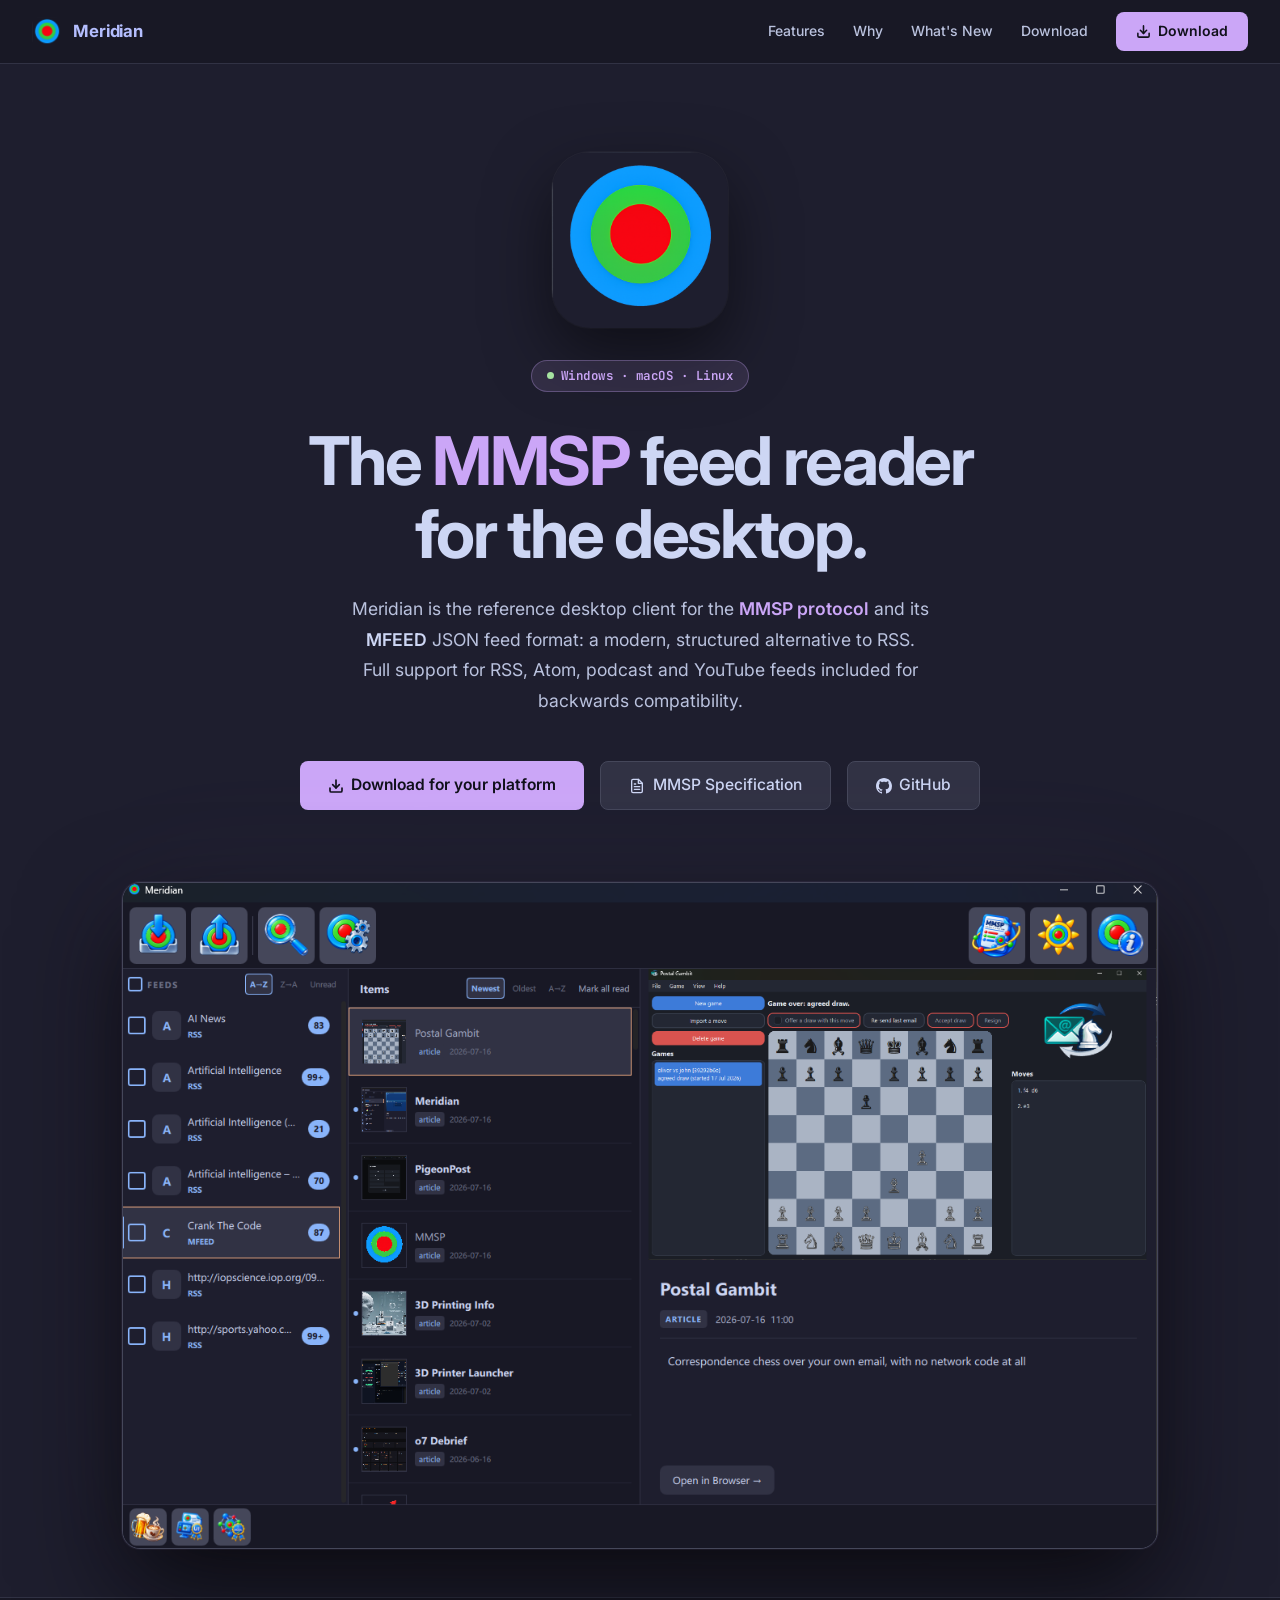
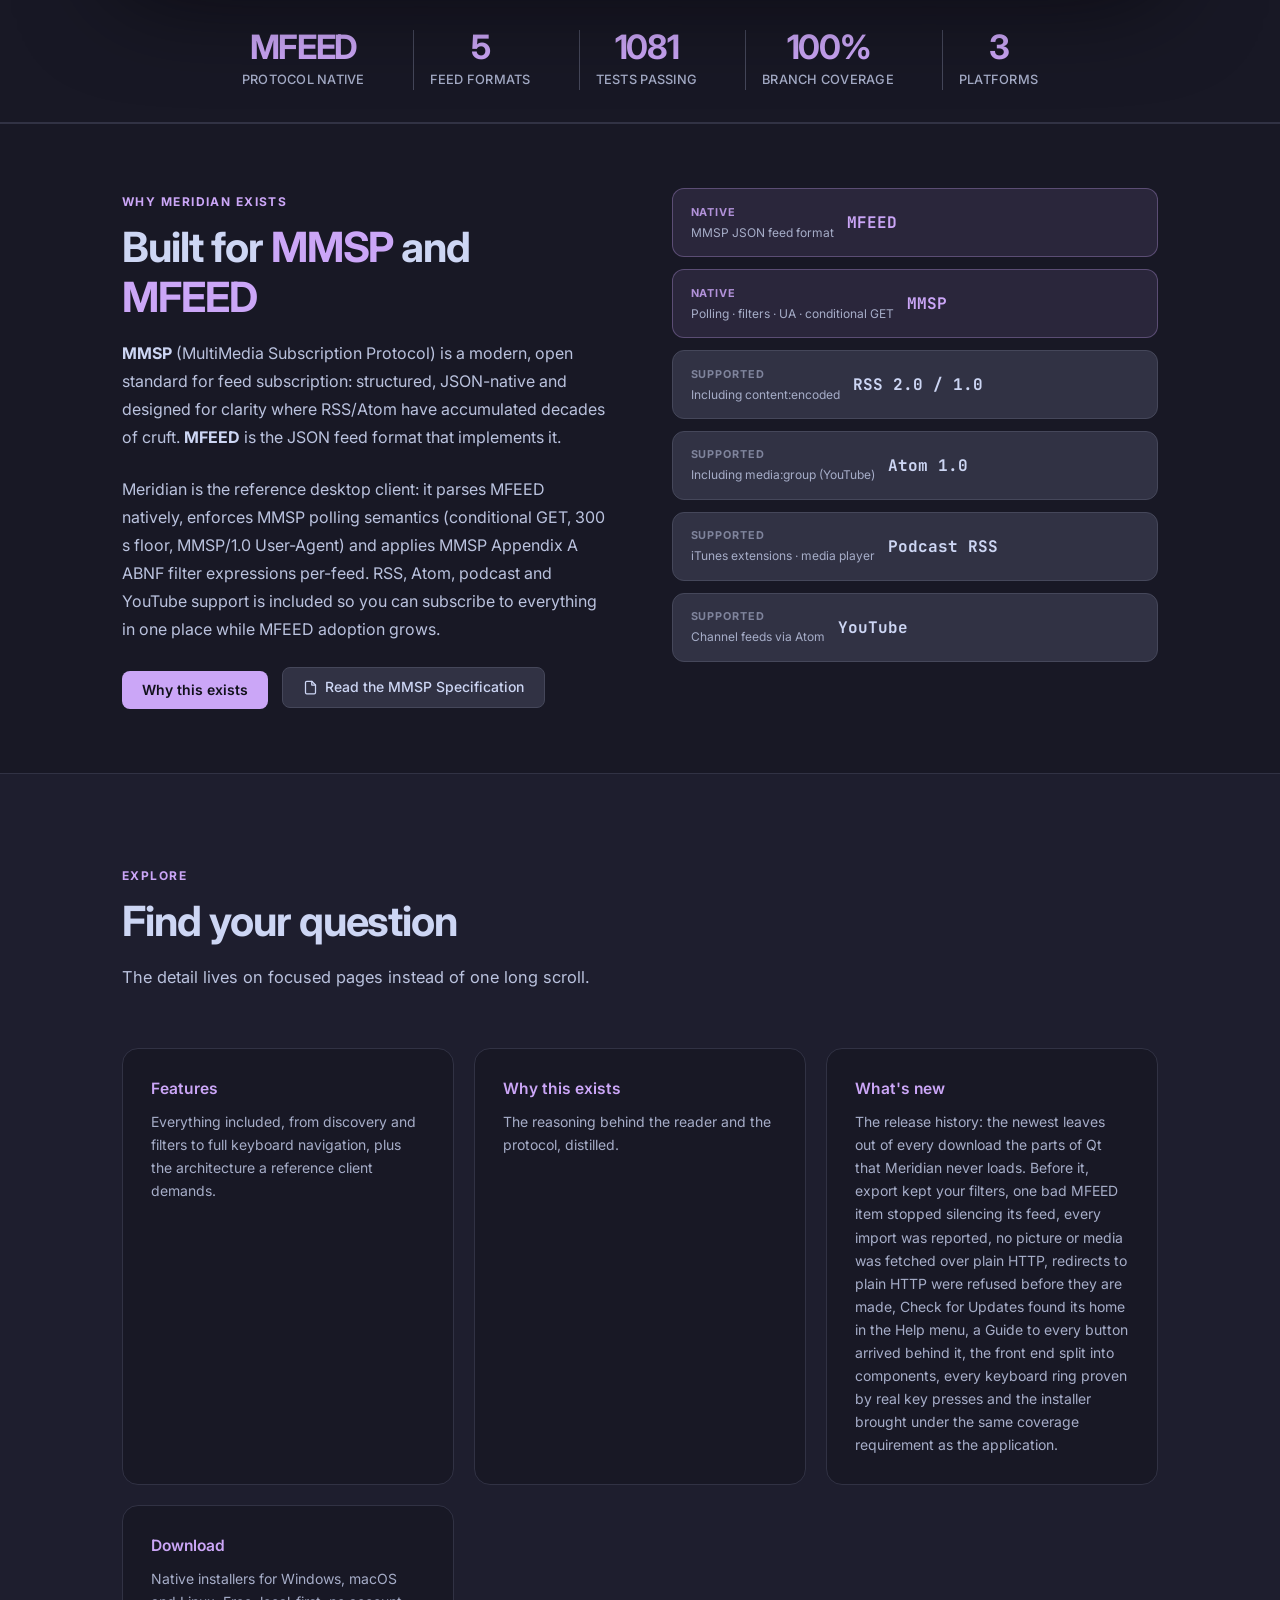
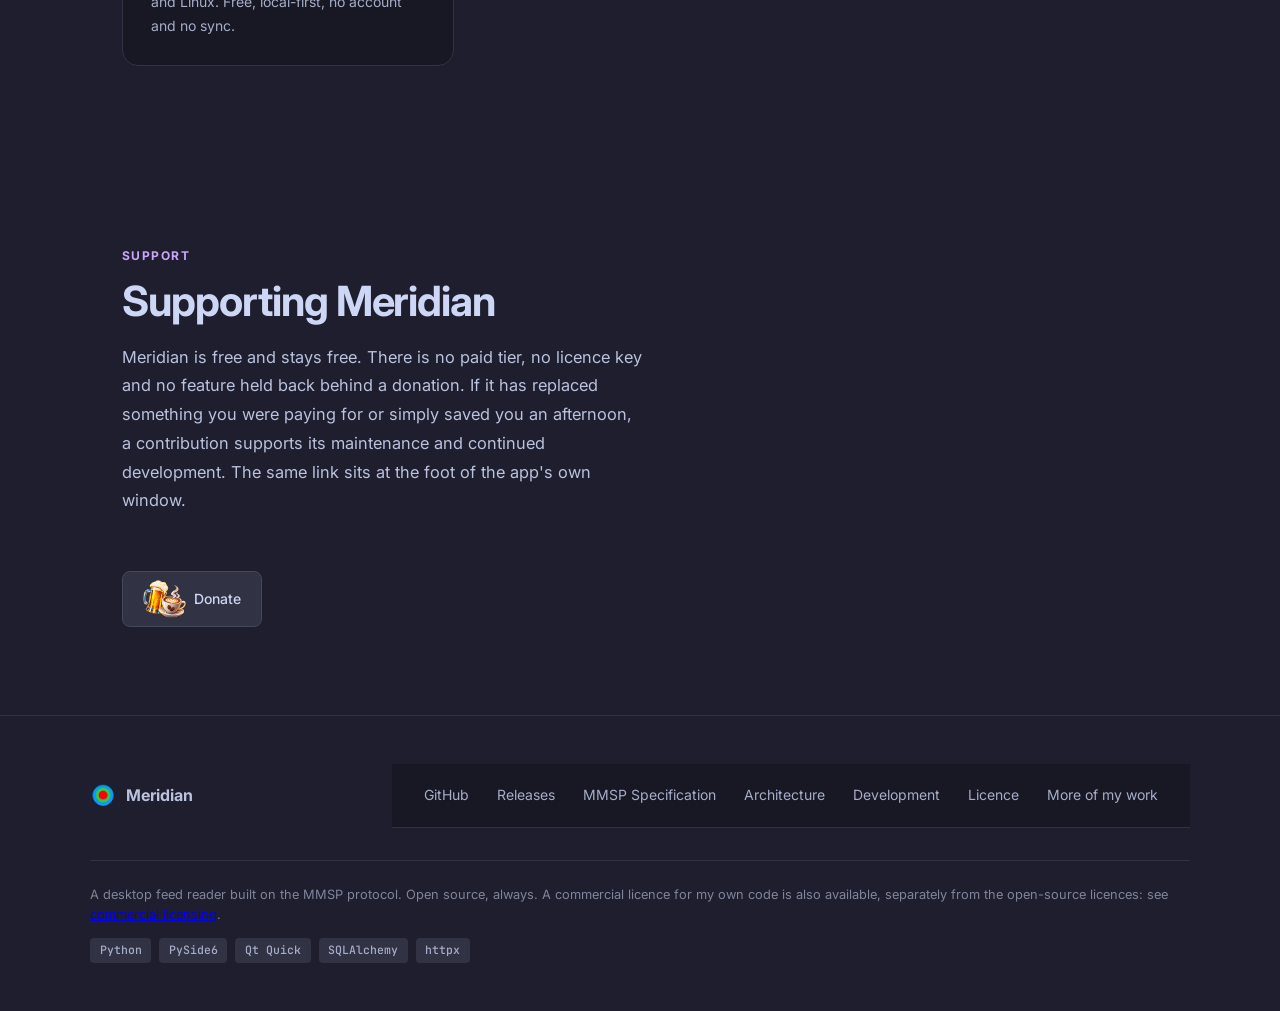
<file: docs/index.html>
<!DOCTYPE html>
<html lang="en">
<head>
  <meta charset="UTF-8">
  <meta name="viewport" content="width=device-width, initial-scale=1.0">
  <title>Meridian: MMSP / MFEED Reader</title>
  <meta name="description" content="The reference desktop client for the MMSP protocol and MFEED format. Also supports RSS, Atom, podcast and YouTube feeds. Native Qt Quick UI, Catppuccin themes, full keyboard navigation.">
  <link rel="icon" href="favicon.ico" sizes="any">
  <link rel="icon" type="image/png" sizes="32x32" href="favicon-32.png">
  <link rel="apple-touch-icon" href="meridian-512.png">
  <link rel="canonical" href="https://ernster.dev/meridian/">
  <!-- Social link previews. og:image must be an absolute URL and a raster
       format; Discord and X will not resolve a relative path or render SVG. -->
  <meta property="og:type" content="website">
  <meta property="og:site_name" content="Meridian">
  <meta property="og:url" content="https://ernster.dev/meridian/">
  <meta property="og:title" content="Meridian: MMSP / MFEED Reader">
  <meta property="og:description" content="The reference desktop client for the MMSP protocol and MFEED format. Also supports RSS, Atom, podcast and YouTube feeds. Native Qt Quick UI, Catppuccin themes, full keyboard navigation.">
  <meta property="og:image" content="https://ernster.dev/meridian/meridian-512.png">
  <meta property="og:image:width" content="512">
  <meta property="og:image:height" content="512">
  <meta property="og:image:alt" content="Meridian app icon">
  <meta property="og:locale" content="en_GB">
  <meta name="twitter:card" content="summary">
  <meta name="twitter:title" content="Meridian: MMSP / MFEED Reader">
  <meta name="twitter:description" content="The reference desktop client for the MMSP protocol and MFEED format. Also supports RSS, Atom, podcast and YouTube feeds.">
  <meta name="twitter:image" content="https://ernster.dev/meridian/meridian-512.png">
  <script type="application/ld+json">
  {
    "@context": "https://schema.org",
    "@type": "SoftwareApplication",
    "name": "Meridian",
    "operatingSystem": "Windows, macOS, Linux",
    "applicationCategory": "UtilitiesApplication",
    "applicationSubCategory": "Feed reader",
    "description": "The reference desktop client for the MMSP protocol and MFEED format. Also supports RSS, Atom, podcast and YouTube feeds. Native Qt Quick UI, Catppuccin themes, full keyboard navigation.",
    "url": "https://ernster.dev/meridian/",
    "downloadUrl": "https://github.com/oernster/meridian/releases",
    "softwareHelp": "https://github.com/oernster/meridian",
    "license": "https://github.com/oernster/meridian/blob/main/LICENSE",
    "image": "https://ernster.dev/meridian/meridian-512.png",
    "offers": {"@type": "Offer", "price": "0", "priceCurrency": "USD"},
    "author": {"@type": "Person", "name": "Oliver Ernster", "url": "https://github.com/oernster"}
  }
  </script>
  <link rel="preconnect" href="https://fonts.googleapis.com">
  <link rel="preconnect" href="https://fonts.gstatic.com" crossorigin>
  <link href="https://fonts.googleapis.com/css2?family=Inter:opsz,wght@14..32,300;14..32,400;14..32,500;14..32,600;14..32,700&family=JetBrains+Mono:wght@400;500&display=swap" rel="stylesheet">
  <link rel="stylesheet" href="styles.css?v=136b6f3849">
<script>window.goatcounter = {path: function (p) { return location.host + p }}</script>
<script data-goatcounter="https://oernster.goatcounter.com/count" async src="https://gc.zgo.at/count.js"></script>
</head>
<body>

<!-- ── Nav ──────────────────────────────────────────────────── -->
<nav>
  <a class="nav-brand" href="./">
    <img src="meridian-512.png" alt="Meridian icon">
    <span>Meridian</span>
  </a>
  <div class="nav-right">
    <a class="nav-link" href="features.html">Features</a>
    <a class="nav-link" href="why.html">Why</a>
    <a class="nav-link" href="whats-new.html">What's New</a>
    <a class="nav-link" href="download.html">Download</a>
    <a class="btn-primary" href="download.html">
      <svg width="15" height="15" viewBox="0 0 24 24" fill="none" stroke="currentColor" stroke-width="2.5" stroke-linecap="round" stroke-linejoin="round"><path d="M21 15v4a2 2 0 0 1-2 2H5a2 2 0 0 1-2-2v-4"/><polyline points="7 10 12 15 17 10"/><line x1="12" y1="15" x2="12" y2="3"/></svg>
      Download
    </a>
  </div>
</nav>

<!-- ── Hero ─────────────────────────────────────────────────── -->
<section class="hero">
  <img class="hero-icon fade" src="meridian-512.png" width="176" height="176" alt="Meridian app icon" fetchpriority="high" decoding="async">

  <div class="badge fade">
    <span class="badge-dot"></span>
    Windows · macOS · Linux
  </div>

  <h1 class="fade d1">The <span class="accent">MMSP</span> feed reader<br>for the desktop.</h1>

  <p class="hero-desc fade d2">
    Meridian is the reference desktop client for the <strong><a href="https://ernster.dev/MMSP-Spec/" style="color:var(--mauve);text-decoration:none;">MMSP protocol</a></strong> and its <strong>MFEED</strong> JSON feed format: a modern, structured alternative to RSS.
    Full support for RSS, Atom, podcast and YouTube feeds included for backwards compatibility.
  </p>

  <div class="hero-cta fade d3">
    <a class="btn-primary" href="download.html">
      <svg width="16" height="16" viewBox="0 0 24 24" fill="none" stroke="currentColor" stroke-width="2.5" stroke-linecap="round" stroke-linejoin="round"><path d="M21 15v4a2 2 0 0 1-2 2H5a2 2 0 0 1-2-2v-4"/><polyline points="7 10 12 15 17 10"/><line x1="12" y1="15" x2="12" y2="3"/></svg>
      Download for your platform
    </a>
    <a class="btn-secondary" href="https://ernster.dev/MMSP-Spec/">
      <svg width="16" height="16" viewBox="0 0 24 24" fill="none" stroke="currentColor" stroke-width="2" stroke-linecap="round" stroke-linejoin="round"><path d="M14 2H6a2 2 0 0 0-2 2v16a2 2 0 0 0 2 2h12a2 2 0 0 0 2-2V8z"/><polyline points="14 2 14 8 20 8"/><line x1="16" y1="13" x2="8" y2="13"/><line x1="16" y1="17" x2="8" y2="17"/><polyline points="10 9 9 9 8 9"/></svg>
      MMSP Specification
    </a>
    <a class="btn-secondary" href="https://github.com/oernster/meridian">
      <svg width="16" height="16" viewBox="0 0 24 24" fill="currentColor"><path d="M12 0C5.37 0 0 5.37 0 12c0 5.31 3.435 9.795 8.205 11.385.6.105.825-.255.825-.57 0-.285-.015-1.23-.015-2.235-3.015.555-3.795-.735-4.035-1.41-.135-.345-.72-1.41-1.23-1.695-.42-.225-1.02-.78-.015-.795.945-.015 1.62.87 1.845 1.23 1.08 1.815 2.805 1.305 3.495.99.105-.78.42-1.305.765-1.605-2.67-.3-5.46-1.335-5.46-5.925 0-1.305.465-2.385 1.23-3.225-.12-.3-.54-1.53.12-3.18 0 0 1.005-.315 3.3 1.23.96-.27 1.98-.405 3-.405s2.04.135 3 .405c2.295-1.56 3.3-1.23 3.3-1.23.66 1.65.24 2.88.12 3.18.765.84 1.23 1.905 1.23 3.225 0 4.605-2.805 5.625-5.475 5.925.435.375.81 1.095.81 2.22 0 1.605-.015 2.895-.015 3.3 0 .315.225.69.825.57A12.02 12.02 0 0 0 24 12c0-6.63-5.37-12-12-12z"/></svg>
      GitHub
    </a>
  </div>

  <div class="screenshot-wrap fade d4">
    <img
      src="meridian-screenshot.png"
      alt="Meridian feed reader main window: a band of picture controls along the top, the feed list, the item list and the article detail pane, then the donation button and the two licences along the foot"
    >
  </div>
</section>

<!-- ── Stats bar ─────────────────────────────────────────────── -->
<div class="stats-bar">
  <div class="stats-inner">
    <div class="stat">
      <div class="stat-value" style="color:var(--mauve)">MFEED</div>
      <div class="stat-label">Protocol native</div>
    </div>
    <div class="stat">
      <div class="stat-value">5</div>
      <div class="stat-label">Feed formats</div>
    </div>
    <div class="stat">
      <div class="stat-value">1081</div>
      <div class="stat-label">Tests passing</div>
    </div>
    <div class="stat">
      <div class="stat-value">100%</div>
      <div class="stat-label">Branch coverage</div>
    </div>
    <div class="stat">
      <div class="stat-value">3</div>
      <div class="stat-label">Platforms</div>
    </div>
  </div>
</div>

<!-- ── MMSP callout ───────────────────────────────────────────── -->
<div class="mmsp-band">
  <section class="section" id="mmsp" style="padding-top:4rem;padding-bottom:4rem;">
    <div class="mmsp-inner">
      <div class="mmsp-text">
        <div class="section-label">Why Meridian exists</div>
        <h2 class="section-title" style="margin-bottom:1rem;">Built for <span style="color:var(--mauve)">MMSP</span> and <span style="color:var(--mauve)">MFEED</span></h2>
        <p style="color:var(--subtext1);font-size:1rem;line-height:1.75;margin-bottom:1.5rem;">
          <strong style="color:var(--text)">MMSP</strong> (MultiMedia Subscription Protocol) is a modern, open standard for feed subscription: structured, JSON-native and designed for clarity where RSS/Atom have accumulated decades of cruft.
          <strong style="color:var(--text)">MFEED</strong> is the JSON feed format that implements it.
        </p>
        <p style="color:var(--subtext1);font-size:1rem;line-height:1.75;margin-bottom:1.5rem;">
          Meridian is the reference desktop client: it parses MFEED natively, enforces MMSP polling semantics (conditional GET, 300 s floor, MMSP/1.0 User-Agent) and applies MMSP Appendix A ABNF filter expressions per-feed. RSS, Atom, podcast and YouTube support is included so you can subscribe to everything in one place while MFEED adoption grows.
        </p>
        <a class="btn-primary" href="why.html" style="display:inline-flex;">
          Why this exists
        </a>
        <a class="btn-secondary" href="https://ernster.dev/MMSP-Spec/" style="display:inline-flex;margin-left:0.6rem;">
          <svg width="15" height="15" viewBox="0 0 24 24" fill="none" stroke="currentColor" stroke-width="2" stroke-linecap="round" stroke-linejoin="round"><path d="M14 2H6a2 2 0 0 0-2 2v16a2 2 0 0 0 2 2h12a2 2 0 0 0 2-2V8z"/><polyline points="14 2 14 8 20 8"/></svg>
          Read the MMSP Specification
        </a>
      </div>
      <div class="mmsp-pills">
        <div class="proto-pill primary">
          <div class="proto-pill-label">Native</div>
          <div class="proto-pill-name">MFEED</div>
          <div class="proto-pill-desc">MMSP JSON feed format</div>
        </div>
        <div class="proto-pill primary">
          <div class="proto-pill-label">Native</div>
          <div class="proto-pill-name">MMSP</div>
          <div class="proto-pill-desc">Polling · filters · UA · conditional GET</div>
        </div>
        <div class="proto-pill secondary">
          <div class="proto-pill-label">Supported</div>
          <div class="proto-pill-name">RSS 2.0 / 1.0</div>
          <div class="proto-pill-desc">Including content:encoded</div>
        </div>
        <div class="proto-pill secondary">
          <div class="proto-pill-label">Supported</div>
          <div class="proto-pill-name">Atom 1.0</div>
          <div class="proto-pill-desc">Including media:group (YouTube)</div>
        </div>
        <div class="proto-pill secondary">
          <div class="proto-pill-label">Supported</div>
          <div class="proto-pill-name">Podcast RSS</div>
          <div class="proto-pill-desc">iTunes extensions · media player</div>
        </div>
        <div class="proto-pill secondary">
          <div class="proto-pill-label">Supported</div>
          <div class="proto-pill-name">YouTube</div>
          <div class="proto-pill-desc">Channel feeds via Atom</div>
        </div>
      </div>
    </div>
  </section>
</div>

<!-- ── Explore ───────────────────────────────────────────────── -->
<section class="section" id="explore">
  <div class="section-label">Explore</div>
  <h2 class="section-title">Find your question</h2>
  <p class="section-sub">The detail lives on focused pages instead of one long scroll.</p>
  <div class="features-grid">
    <div class="feat">
      <h3><a href="features.html" style="color:var(--mauve);text-decoration:none;">Features</a></h3>
      <p>Everything included, from discovery and filters to full keyboard navigation, plus the architecture a reference client demands.</p>
    </div>
    <div class="feat">
      <h3><a href="why.html" style="color:var(--mauve);text-decoration:none;">Why this exists</a></h3>
      <p>The reasoning behind the reader and the protocol, distilled.</p>
    </div>
    <div class="feat">
      <h3><a href="whats-new.html" style="color:var(--mauve);text-decoration:none;">What's new</a></h3>
      <p>The release history: the newest leaves out of every download the parts of Qt that Meridian never loads. Before it, export kept your filters, one bad MFEED item stopped silencing its feed, every import was reported, no picture or media was fetched over plain HTTP, redirects to plain HTTP were refused before they are made, Check for Updates found its home in the Help menu, a Guide to every button arrived behind it, the front end split into components, every keyboard ring proven by real key presses and the installer brought under the same coverage requirement as the application.</p>
    </div>
    <div class="feat">
      <h3><a href="download.html" style="color:var(--mauve);text-decoration:none;">Download</a></h3>
      <p>Native installers for Windows, macOS and Linux. Free, local-first, no account and no sync.</p>
    </div>
  </div>
</section>

<!-- ── Supporting the project ───────────────────────── -->
<section class="section" id="support">
  <div class="section-label">Support</div>
  <h2 class="section-title">Supporting Meridian</h2>
  <p class="section-sub">Meridian is free and stays free. There is no paid tier, no licence key and no
    feature held back behind a donation. If it has replaced something you were paying for or simply saved
    you an afternoon, a contribution supports its maintenance and continued development. The same link
    sits at the foot of the app's own window.</p>
  <div style="margin-top:1.75rem;">
    <a class="btn-secondary donate" href="https://www.paypal.com/ncp/payment/89J6EEWMC9FSL">
      <img src="donate.png" alt="">
      Donate
    </a>
  </div>
</section>

<!-- ── Footer ────────────────────────────────────────────────── -->
<footer>
  <div class="footer-inner">
    <div class="footer-top">
      <a class="footer-brand" href="./">
        <img src="meridian-512.png" alt="Meridian">
        <span>Meridian</span>
      </a>
      <nav class="footer-links">
        <a href="https://github.com/oernster/meridian">GitHub</a>
        <a href="https://github.com/oernster/meridian/releases">Releases</a>
        <a href="https://ernster.dev/MMSP-Spec/">MMSP Specification</a>
        <a href="https://github.com/oernster/meridian/blob/main/ARCHITECTURE.md">Architecture</a>
        <a href="https://github.com/oernster/meridian/blob/main/DEVELOPMENT.md">Development</a>
        <a href="https://github.com/oernster/meridian/blob/main/LICENSE">Licence</a>
        <a href="https://ernster.dev">More of my work</a>
      </nav>
    </div>
    <div class="footer-bottom">
      <p>A desktop feed reader built on the MMSP protocol. Open source, always. A commercial licence for my own code is also available, separately from the open-source licences: see <a href="https://ernster.dev/commercial-licensing.html">commercial licensing</a>.</p>
      <div class="chips">
        <span class="chip">Python</span>
        <span class="chip">PySide6</span>
        <span class="chip">Qt Quick</span>
        <span class="chip">SQLAlchemy</span>
        <span class="chip">httpx</span>
      </div>
    </div>
  </div>
</footer>

<script>
    // The site was one long page; these anchors now live on their own pages.
    // Old deep links (bookmarks, shared URLs) land here first and hop across.
    (function () {
        var moved = {
            '#features': 'features.html#features',
            '#architecture': 'features.html#architecture',
            '#whats-new': 'whats-new.html',
            '#download': 'download.html'
        };
        var target = moved[window.location.hash];
        if (target) { window.location.replace(target); }
    })();
</script>
</body>
</html>
</file>
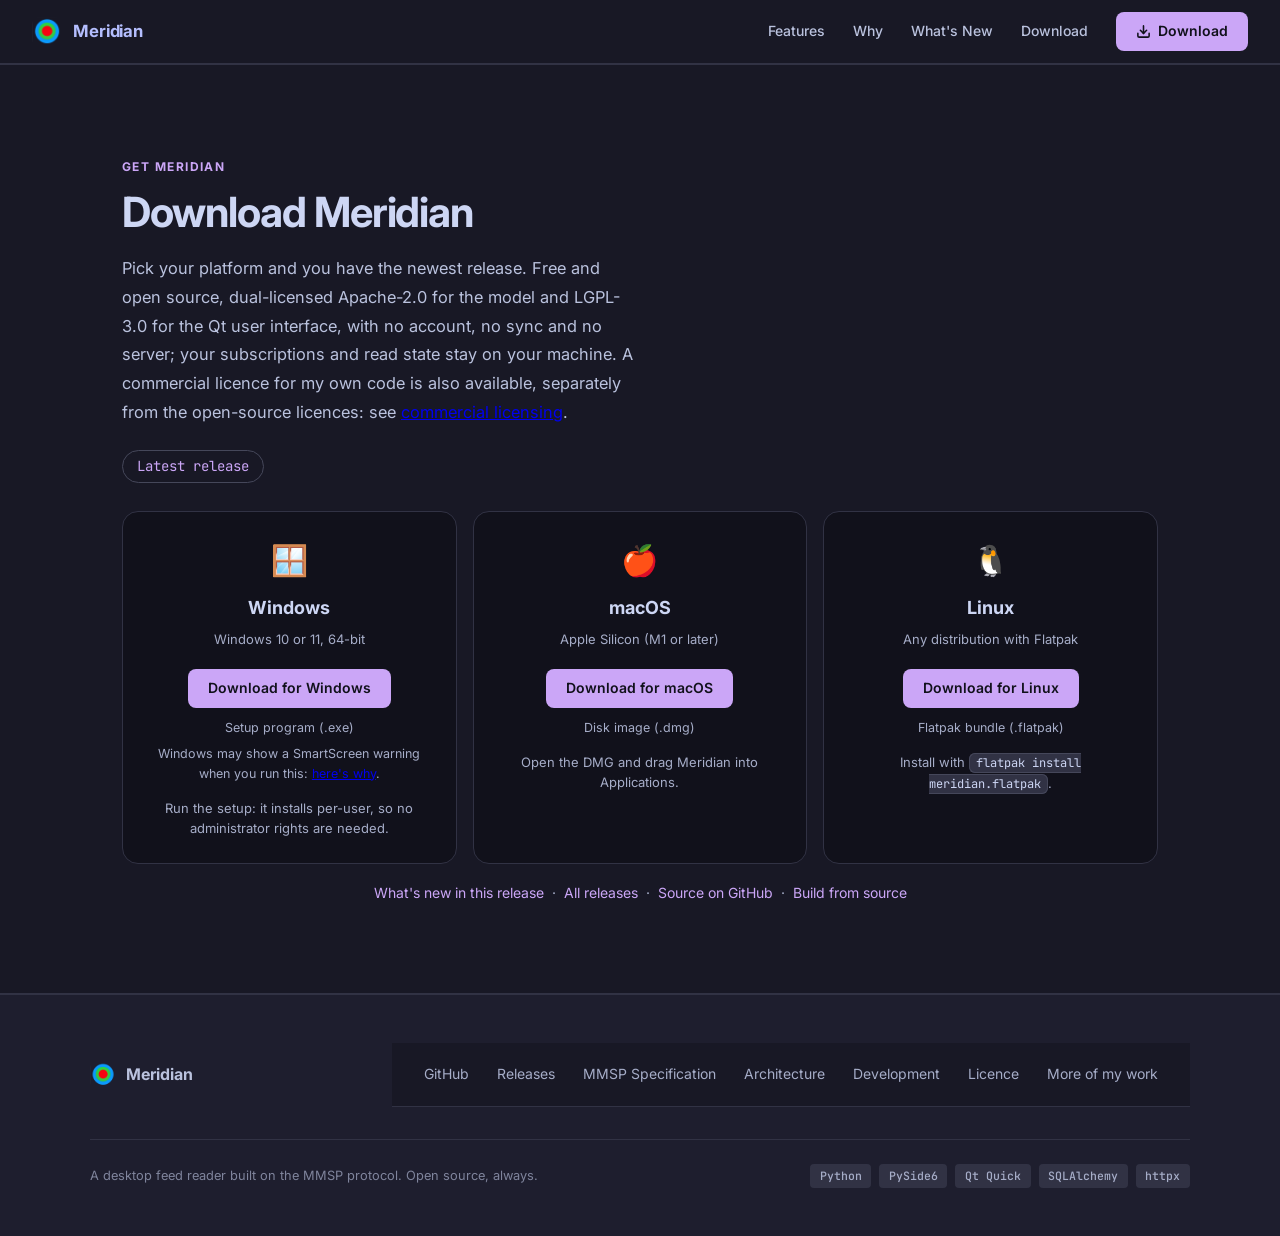
<file: docs/download.html>
<!DOCTYPE html>
<html lang="en">
<head>
  <meta charset="UTF-8">
  <meta name="viewport" content="width=device-width, initial-scale=1.0">
  <title>Download Meridian for Windows, macOS or Linux</title>
  <meta name="description" content="Download the latest Meridian for Windows, macOS (Apple Silicon) or Linux. Free with no account, no sync and no server; your subscriptions and read state stay on your machine.">
  <link rel="icon" href="favicon.ico" sizes="any">
  <link rel="icon" type="image/png" sizes="32x32" href="favicon-32.png">
  <link rel="apple-touch-icon" href="meridian-512.png">
  <link rel="canonical" href="https://ernster.dev/meridian/download.html">
  <meta property="og:type" content="website">
  <meta property="og:site_name" content="Meridian">
  <meta property="og:url" content="https://ernster.dev/meridian/download.html">
  <meta property="og:title" content="Download Meridian for Windows, macOS or Linux">
  <meta property="og:description" content="One installer per platform, always the newest release. Free with no account, no sync and no server.">
  <meta property="og:image" content="https://ernster.dev/meridian/meridian-512.png">
  <meta property="og:image:width" content="512">
  <meta property="og:image:height" content="512">
  <meta property="og:image:alt" content="Meridian app icon">
  <meta property="og:locale" content="en_GB">
  <meta name="twitter:card" content="summary">
  <meta name="twitter:title" content="Download Meridian for Windows, macOS or Linux">
  <meta name="twitter:description" content="One installer per platform, always the newest release. Free with no account, no sync and no server.">
  <meta name="twitter:image" content="https://ernster.dev/meridian/meridian-512.png">
  <link rel="preconnect" href="https://fonts.googleapis.com">
  <link rel="preconnect" href="https://fonts.gstatic.com" crossorigin>
  <link href="https://fonts.googleapis.com/css2?family=Inter:opsz,wght@14..32,300;14..32,400;14..32,500;14..32,600;14..32,700&family=JetBrains+Mono:wght@400;500&display=swap" rel="stylesheet">
  <link rel="stylesheet" href="styles.css?v=136b6f3849">
<script>window.goatcounter = {path: function (p) { return location.host + p }}</script>
<script data-goatcounter="https://oernster.goatcounter.com/count" async src="https://gc.zgo.at/count.js"></script>
</head>
<body>

<nav>
  <a class="nav-brand" href="./">
    <img src="meridian-512.png" alt="Meridian icon">
    <span>Meridian</span>
  </a>
  <div class="nav-right">
    <a class="nav-link" href="features.html">Features</a>
    <a class="nav-link" href="why.html">Why</a>
    <a class="nav-link" href="whats-new.html">What's New</a>
    <a class="nav-link" href="download.html">Download</a>
    <a class="btn-primary" href="download.html">
      <svg width="15" height="15" viewBox="0 0 24 24" fill="none" stroke="currentColor" stroke-width="2.5" stroke-linecap="round" stroke-linejoin="round"><path d="M21 15v4a2 2 0 0 1-2 2H5a2 2 0 0 1-2-2v-4"/><polyline points="7 10 12 15 17 10"/><line x1="12" y1="15" x2="12" y2="3"/></svg>
      Download
    </a>
  </div>
</nav>

<!-- ── Download ───────────────────────────────────────────────── -->
<div class="install-band">
  <section class="section" id="download">
    <div class="section-label">Get Meridian</div>
    <h2 class="section-title">Download Meridian</h2>
    <p class="section-sub">Pick your platform and you have the newest release. Free and open source, dual-licensed Apache-2.0 for the model and LGPL-3.0 for the Qt user interface, with no account, no sync and no server; your subscriptions and read state stay on your machine. A commercial licence for my own code is also available, separately from the open-source licences: see <a href="https://ernster.dev/commercial-licensing.html">commercial licensing</a>.</p>
    <span class="dl-version" id="dl-version">Latest release</span>
    <div class="downloads">
      <div class="dl-card">
        <div class="ico">🪟</div>
        <h3>Windows</h3>
        <p class="req">Windows 10 or 11, 64-bit</p>
        <a class="btn-primary" href="https://github.com/oernster/meridian/releases/latest/download/MeridianSetup.exe">
          Download for Windows</a>
        <p class="meta" data-asset="MeridianSetup.exe">Setup program (.exe)</p>
        <p class="meta">Windows may show a SmartScreen warning when you run this: <a href="/windows-smartscreen.html">here's why</a>.</p>
        <p class="how">Run the setup: it installs per-user, so no administrator rights are needed.</p>
      </div>
      <div class="dl-card">
        <div class="ico">🍎</div>
        <h3>macOS</h3>
        <p class="req">Apple Silicon (M1 or later)</p>
        <a class="btn-primary" href="https://github.com/oernster/meridian/releases/latest/download/meridian.dmg">
          Download for macOS</a>
        <p class="meta" data-asset="meridian.dmg">Disk image (.dmg)</p>
        <p class="how">Open the DMG and drag Meridian into Applications.</p>
      </div>
      <div class="dl-card">
        <div class="ico">🐧</div>
        <h3>Linux</h3>
        <p class="req">Any distribution with Flatpak</p>
        <a class="btn-primary" href="https://github.com/oernster/meridian/releases/latest/download/meridian.flatpak">
          Download for Linux</a>
        <p class="meta" data-asset="meridian.flatpak">Flatpak bundle (.flatpak)</p>
        <p class="how">Install with <code>flatpak install meridian.flatpak</code>.</p>
      </div>
    </div>
    <p class="dl-links">
      <a id="dl-whats-new" href="https://github.com/oernster/meridian/releases/latest">What's new in this release</a>
      &nbsp;·&nbsp;
      <a href="https://github.com/oernster/meridian/releases">All releases</a>
      &nbsp;·&nbsp;
      <a href="https://github.com/oernster/meridian">Source on GitHub</a>
      &nbsp;·&nbsp;
      <a href="https://github.com/oernster/meridian/blob/main/DEVELOPMENT.md">Build from source</a>
    </p>
  </section>
</div>

<!-- ── Footer ────────────────────────────────────────────────── -->
<footer>
  <div class="footer-inner">
    <div class="footer-top">
      <a class="footer-brand" href="./">
        <img src="meridian-512.png" alt="Meridian">
        <span>Meridian</span>
      </a>
      <nav class="footer-links">
        <a href="https://github.com/oernster/meridian">GitHub</a>
        <a href="https://github.com/oernster/meridian/releases">Releases</a>
        <a href="https://ernster.dev/MMSP-Spec/">MMSP Specification</a>
        <a href="https://github.com/oernster/meridian/blob/main/ARCHITECTURE.md">Architecture</a>
        <a href="https://github.com/oernster/meridian/blob/main/DEVELOPMENT.md">Development</a>
        <a href="https://github.com/oernster/meridian/blob/main/LICENSE">Licence</a>
        <a href="https://ernster.dev">More of my work</a>
      </nav>
    </div>
    <div class="footer-bottom">
      <p>A desktop feed reader built on the MMSP protocol. Open source, always.</p>
      <div class="chips">
        <span class="chip">Python</span>
        <span class="chip">PySide6</span>
        <span class="chip">Qt Quick</span>
        <span class="chip">SQLAlchemy</span>
        <span class="chip">httpx</span>
      </div>
    </div>
  </div>
</footer>

<script>
    // The download buttons never go stale: each points at GitHub's releases/latest/download
    // redirect, which always serves the newest release's asset (the asset names are version-free
    // by design). This script only decorates the page with live details: the version chip, the
    // link to the release itself and each installer's size, fetched from the GitHub API. If the
    // call fails (offline, rate-limited), the static text above stands on its own.
    (function () {
        var api = 'https://api.github.com/repos/oernster/meridian/releases/latest';
        fetch(api).then(function (r) {
            if (!r.ok) { throw new Error('release lookup failed'); }
            return r.json();
        }).then(function (rel) {
            var version = (rel.tag_name || '').replace(/^v/, '');
            if (version) {
                document.getElementById('dl-version').textContent = 'Version ' + version;
            }
            if (rel.html_url) {
                document.getElementById('dl-whats-new').href = rel.html_url;
            }
            (rel.assets || []).forEach(function (asset) {
                var meta = document.querySelector('[data-asset="' + asset.name + '"]');
                if (meta && asset.size) {
                    var mb = (asset.size / (1024 * 1024)).toFixed(1);
                    meta.textContent = meta.textContent + ' · ' + mb + ' MB';
                }
            });
        }).catch(function () { /* The static page already says everything essential. */ });
    })();
</script>
</body>
</html>
</file>
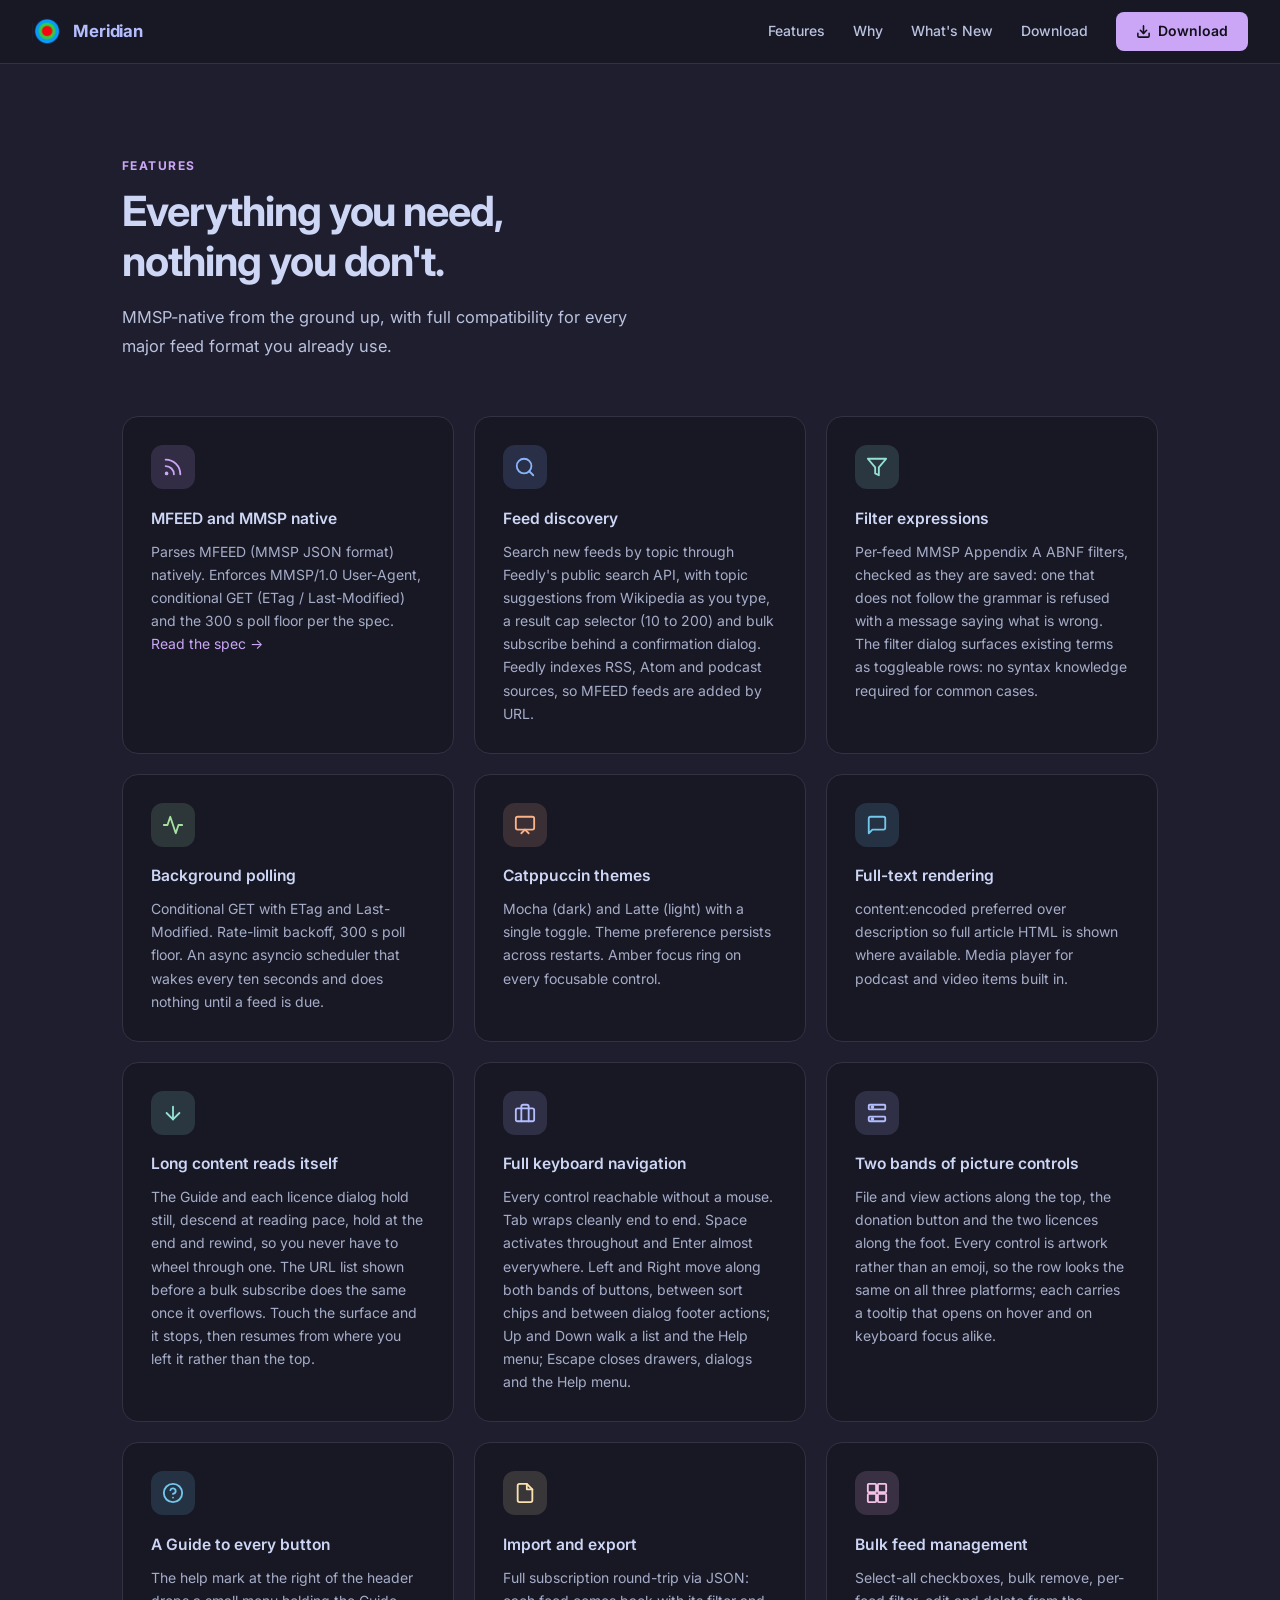
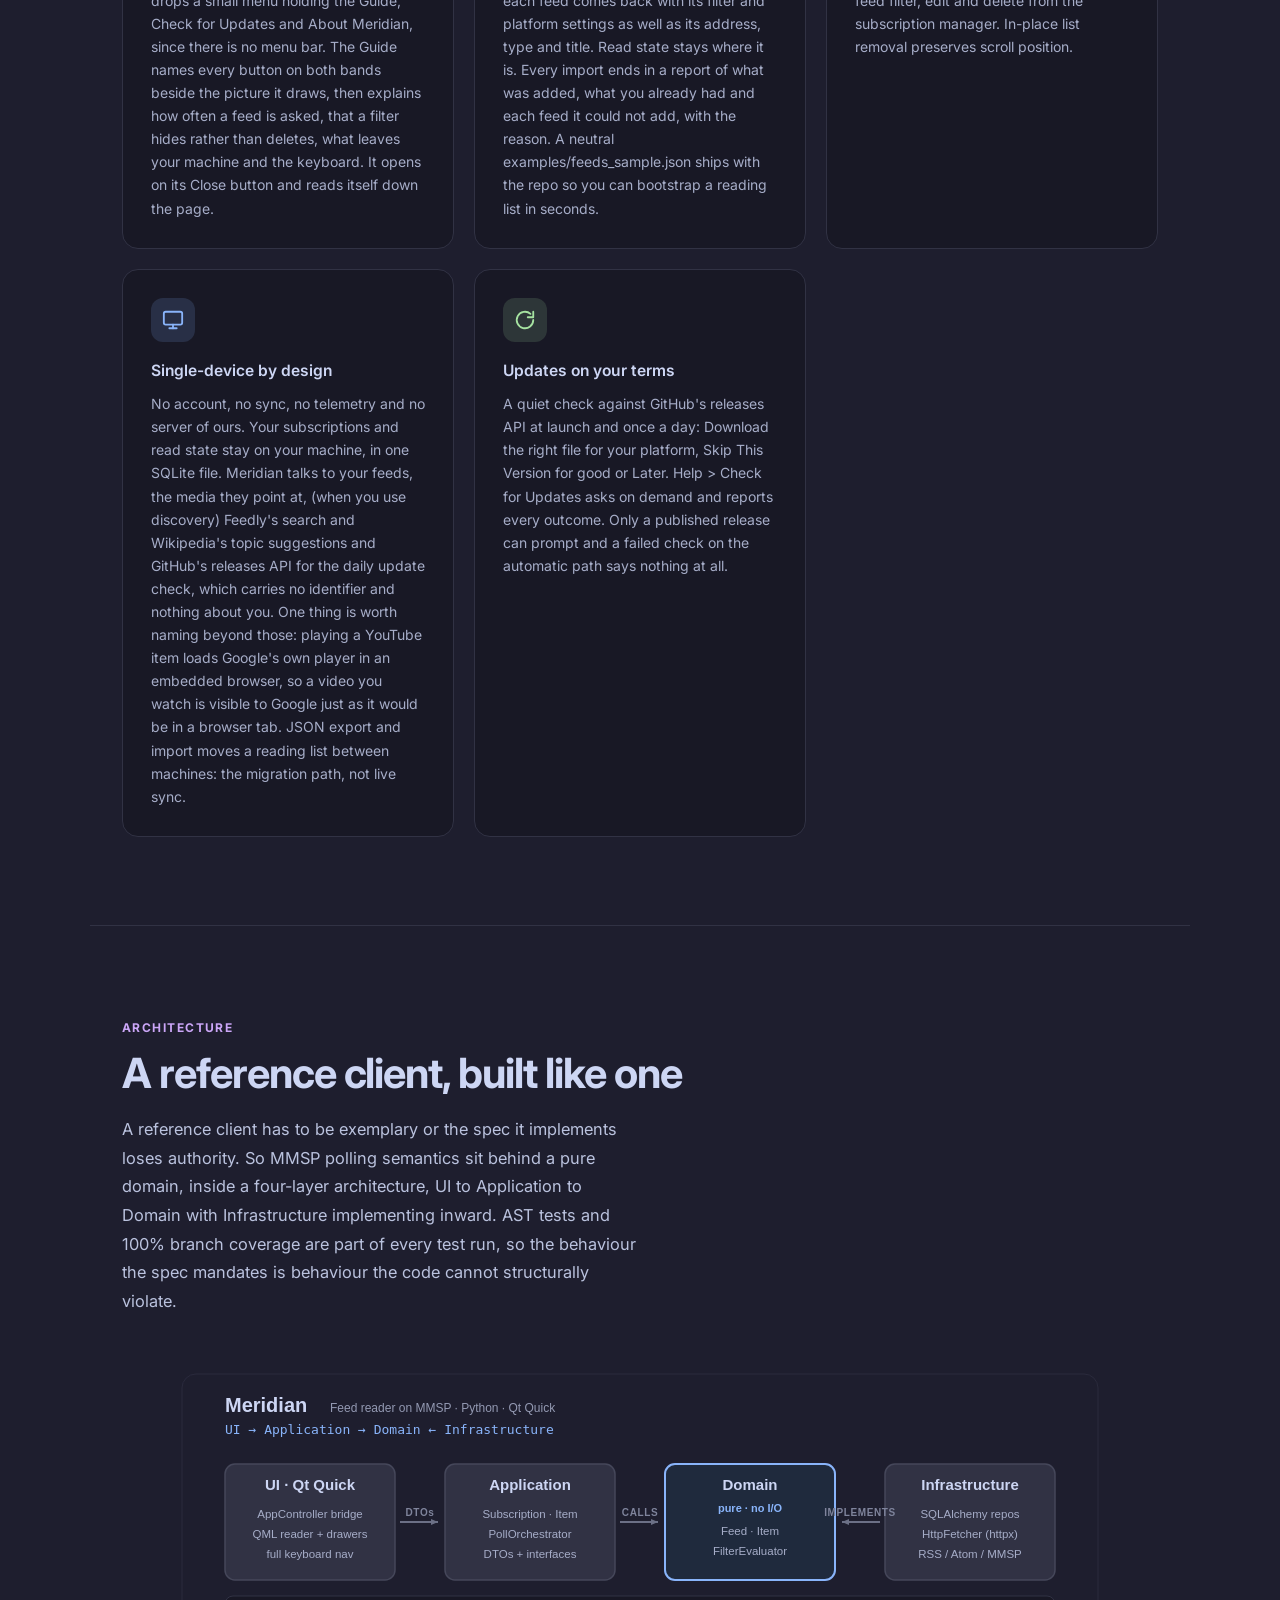
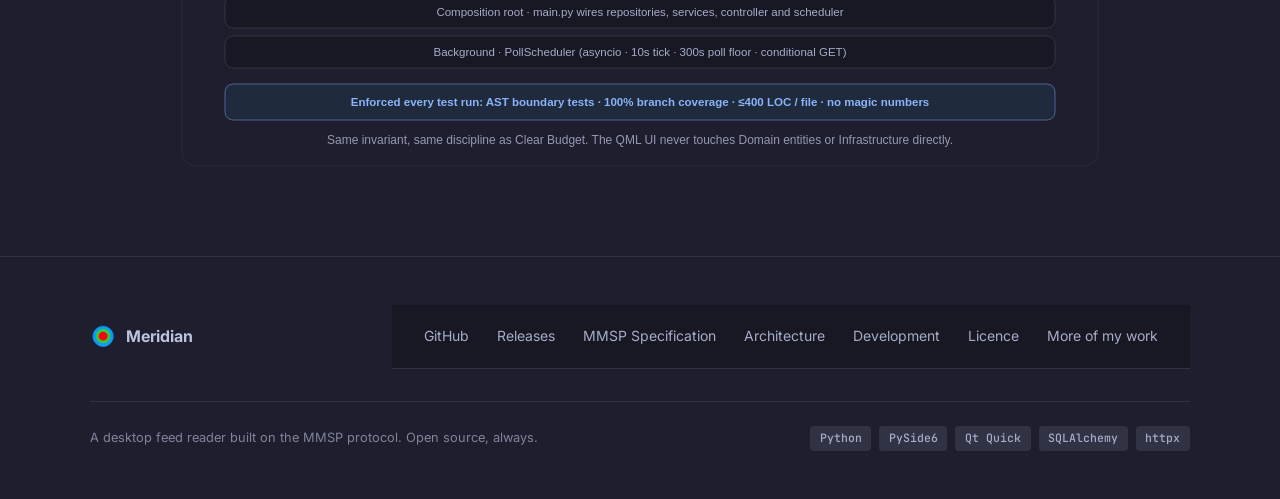
<file: docs/features.html>
<!DOCTYPE html>
<html lang="en">
<head>
  <meta charset="UTF-8">
  <meta name="viewport" content="width=device-width, initial-scale=1.0">
  <title>Meridian features: MMSP-native reading with full RSS and Atom support</title>
  <meta name="description" content="Everything Meridian includes: MFEED and MMSP native parsing, feed discovery, ABNF filter expressions, background polling, Catppuccin themes, full keyboard navigation and the clean architecture a reference client demands.">
  <link rel="icon" href="favicon.ico" sizes="any">
  <link rel="icon" type="image/png" sizes="32x32" href="favicon-32.png">
  <link rel="apple-touch-icon" href="meridian-512.png">
  <link rel="canonical" href="https://ernster.dev/meridian/features.html">
  <meta property="og:type" content="website">
  <meta property="og:site_name" content="Meridian">
  <meta property="og:url" content="https://ernster.dev/meridian/features.html">
  <meta property="og:title" content="Meridian features: MMSP-native reading with full RSS and Atom support">
  <meta property="og:description" content="MFEED and MMSP native parsing, feed discovery, filter expressions, background polling, Catppuccin themes and full keyboard navigation.">
  <meta property="og:image" content="https://ernster.dev/meridian/meridian-512.png">
  <meta property="og:image:width" content="512">
  <meta property="og:image:height" content="512">
  <meta property="og:image:alt" content="Meridian app icon">
  <meta property="og:locale" content="en_GB">
  <meta name="twitter:card" content="summary">
  <meta name="twitter:title" content="Meridian features: MMSP-native reading with full RSS and Atom support">
  <meta name="twitter:description" content="MFEED and MMSP native parsing, feed discovery, filter expressions, background polling, Catppuccin themes and full keyboard navigation.">
  <meta name="twitter:image" content="https://ernster.dev/meridian/meridian-512.png">
  <link rel="preconnect" href="https://fonts.googleapis.com">
  <link rel="preconnect" href="https://fonts.gstatic.com" crossorigin>
  <link href="https://fonts.googleapis.com/css2?family=Inter:opsz,wght@14..32,300;14..32,400;14..32,500;14..32,600;14..32,700&family=JetBrains+Mono:wght@400;500&display=swap" rel="stylesheet">
  <link rel="stylesheet" href="styles.css?v=136b6f3849">
<script>window.goatcounter = {path: function (p) { return location.host + p }}</script>
<script data-goatcounter="https://oernster.goatcounter.com/count" async src="https://gc.zgo.at/count.js"></script>
</head>
<body>

<nav>
  <a class="nav-brand" href="./">
    <img src="meridian-512.png" alt="Meridian icon">
    <span>Meridian</span>
  </a>
  <div class="nav-right">
    <a class="nav-link" href="features.html">Features</a>
    <a class="nav-link" href="why.html">Why</a>
    <a class="nav-link" href="whats-new.html">What's New</a>
    <a class="nav-link" href="download.html">Download</a>
    <a class="btn-primary" href="download.html">
      <svg width="15" height="15" viewBox="0 0 24 24" fill="none" stroke="currentColor" stroke-width="2.5" stroke-linecap="round" stroke-linejoin="round"><path d="M21 15v4a2 2 0 0 1-2 2H5a2 2 0 0 1-2-2v-4"/><polyline points="7 10 12 15 17 10"/><line x1="12" y1="15" x2="12" y2="3"/></svg>
      Download
    </a>
  </div>
</nav>

<!-- ── Features ──────────────────────────────────────────────── -->
<section class="section" id="features">
  <div class="section-label">Features</div>
  <h2 class="section-title">Everything you need,<br>nothing you don't.</h2>
  <p class="section-sub">MMSP-native from the ground up, with full compatibility for every major feed format you already use.</p>

  <div class="features-grid">

    <div class="feat">
      <div class="feat-icon ic-mauve">
        <svg width="22" height="22" viewBox="0 0 24 24" fill="none" stroke="currentColor" stroke-width="2" stroke-linecap="round" stroke-linejoin="round"><path d="M4 11a9 9 0 0 1 9 9"/><path d="M4 4a16 16 0 0 1 16 16"/><circle cx="5" cy="19" r="1"/></svg>
      </div>
      <h3>MFEED and MMSP native</h3>
      <p>Parses MFEED (MMSP JSON format) natively. Enforces MMSP/1.0 User-Agent, conditional GET (ETag / Last-Modified) and the 300 s poll floor per the spec. <a href="https://ernster.dev/MMSP-Spec/" style="color:var(--mauve);text-decoration:none;">Read the spec →</a></p>
    </div>

    <div class="feat">
      <div class="feat-icon ic-blue">
        <svg width="22" height="22" viewBox="0 0 24 24" fill="none" stroke="currentColor" stroke-width="2" stroke-linecap="round" stroke-linejoin="round"><circle cx="11" cy="11" r="8"/><path d="m21 21-4.35-4.35"/></svg>
      </div>
      <h3>Feed discovery</h3>
      <p>Search new feeds by topic through Feedly's public search API, with topic suggestions from Wikipedia as you type, a result cap selector (10 to 200) and bulk subscribe behind a confirmation dialog. Feedly indexes RSS, Atom and podcast sources, so MFEED feeds are added by URL.</p>
    </div>

    <div class="feat">
      <div class="feat-icon ic-teal">
        <svg width="22" height="22" viewBox="0 0 24 24" fill="none" stroke="currentColor" stroke-width="2" stroke-linecap="round" stroke-linejoin="round"><polygon points="22 3 2 3 10 12.46 10 19 14 21 14 12.46 22 3"/></svg>
      </div>
      <h3>Filter expressions</h3>
      <p>Per-feed MMSP Appendix A ABNF filters, checked as they are saved: one that does not follow the grammar is refused with a message saying what is wrong. The filter dialog surfaces existing terms as toggleable rows: no syntax knowledge required for common cases.</p>
    </div>

    <div class="feat">
      <div class="feat-icon ic-green">
        <svg width="22" height="22" viewBox="0 0 24 24" fill="none" stroke="currentColor" stroke-width="2" stroke-linecap="round" stroke-linejoin="round"><path d="M22 12h-4l-3 9L9 3l-3 9H2"/></svg>
      </div>
      <h3>Background polling</h3>
      <p>Conditional GET with ETag and Last-Modified. Rate-limit backoff, 300 s poll floor. An async asyncio scheduler that wakes every ten seconds and does nothing until a feed is due.</p>
    </div>

    <div class="feat">
      <div class="feat-icon ic-peach">
        <svg width="22" height="22" viewBox="0 0 24 24" fill="none" stroke="currentColor" stroke-width="2" stroke-linecap="round" stroke-linejoin="round"><rect x="2" y="3" width="20" height="14" rx="2"/><polyline points="8 21 12 17 16 21"/></svg>
      </div>
      <h3>Catppuccin themes</h3>
      <p>Mocha (dark) and Latte (light) with a single toggle. Theme preference persists across restarts. Amber focus ring on every focusable control.</p>
    </div>

    <div class="feat">
      <div class="feat-icon ic-sapp">
        <svg width="22" height="22" viewBox="0 0 24 24" fill="none" stroke="currentColor" stroke-width="2" stroke-linecap="round" stroke-linejoin="round"><path d="M21 15a2 2 0 0 1-2 2H7l-4 4V5a2 2 0 0 1 2-2h14a2 2 0 0 1 2 2z"/></svg>
      </div>
      <h3>Full-text rendering</h3>
      <p>content:encoded preferred over description so full article HTML is shown where available. Media player for podcast and video items built in.</p>
    </div>

    <div class="feat">
      <div class="feat-icon ic-teal">
        <svg width="22" height="22" viewBox="0 0 24 24" fill="none" stroke="currentColor" stroke-width="2" stroke-linecap="round" stroke-linejoin="round"><line x1="12" y1="5" x2="12" y2="19"/><polyline points="19 12 12 19 5 12"/></svg>
      </div>
      <h3>Long content reads itself</h3>
      <p>The Guide and each licence dialog hold still, descend at reading pace, hold at the end and rewind, so you never have to wheel through one. The URL list shown before a bulk subscribe does the same once it overflows. Touch the surface and it stops, then resumes from where you left it rather than the top.</p>
    </div>

    <div class="feat">
      <div class="feat-icon ic-lav">
        <svg width="22" height="22" viewBox="0 0 24 24" fill="none" stroke="currentColor" stroke-width="2" stroke-linecap="round" stroke-linejoin="round"><rect x="2" y="7" width="20" height="14" rx="2"/><path d="M16 21V5a2 2 0 0 0-2-2h-4a2 2 0 0 0-2 2v16"/></svg>
      </div>
      <h3>Full keyboard navigation</h3>
      <p>Every control reachable without a mouse. Tab wraps cleanly end to end. Space activates throughout and Enter almost everywhere. Left and Right move along both bands of buttons, between sort chips and between dialog footer actions; Up and Down walk a list and the Help menu; Escape closes drawers, dialogs and the Help menu.</p>
    </div>

    <div class="feat">
      <div class="feat-icon ic-lav">
        <svg width="22" height="22" viewBox="0 0 24 24" fill="none" stroke="currentColor" stroke-width="2" stroke-linecap="round" stroke-linejoin="round"><rect x="3" y="3" width="18" height="5" rx="1"/><rect x="3" y="16" width="18" height="5" rx="1"/><circle cx="7" cy="5.5" r="1"/><circle cx="7" cy="18.5" r="1"/></svg>
      </div>
      <h3>Two bands of picture controls</h3>
      <p>File and view actions along the top, the donation button and the two licences along the foot. Every control is artwork rather than an emoji, so the row looks the same on all three platforms; each carries a tooltip that opens on hover and on keyboard focus alike.</p>
    </div>

    <div class="feat">
      <div class="feat-icon ic-sapp">
        <svg width="22" height="22" viewBox="0 0 24 24" fill="none" stroke="currentColor" stroke-width="2" stroke-linecap="round" stroke-linejoin="round"><circle cx="12" cy="12" r="10"/><path d="M9.09 9a3 3 0 0 1 5.83 1c0 2-3 3-3 3"/><line x1="12" y1="17" x2="12.01" y2="17"/></svg>
      </div>
      <h3>A Guide to every button</h3>
      <p>The help mark at the right of the header drops a small menu holding the Guide, Check for Updates and About Meridian, since there is no menu bar. The Guide names every button on both bands beside the picture it draws, then explains how often a feed is asked, that a filter hides rather than deletes, what leaves your machine and the keyboard. It opens on its Close button and reads itself down the page.</p>
    </div>

    <div class="feat">
      <div class="feat-icon ic-yellow">
        <svg width="22" height="22" viewBox="0 0 24 24" fill="none" stroke="currentColor" stroke-width="2" stroke-linecap="round" stroke-linejoin="round"><path d="M14 2H6a2 2 0 0 0-2 2v16a2 2 0 0 0 2 2h12a2 2 0 0 0 2-2V8z"/><polyline points="14 2 14 8 20 8"/></svg>
      </div>
      <h3>Import and export</h3>
      <p>Full subscription round-trip via JSON: each feed comes back with its filter and platform settings as well as its address, type and title. Read state stays where it is. Every import ends in a report of what was added, what you already had and each feed it could not add, with the reason. A neutral examples/feeds_sample.json ships with the repo so you can bootstrap a reading list in seconds.</p>
    </div>

    <div class="feat">
      <div class="feat-icon ic-pink">
        <svg width="22" height="22" viewBox="0 0 24 24" fill="none" stroke="currentColor" stroke-width="2" stroke-linecap="round" stroke-linejoin="round"><rect x="2" y="2" width="9" height="9" rx="1"/><rect x="13" y="2" width="9" height="9" rx="1"/><rect x="2" y="13" width="9" height="9" rx="1"/><rect x="13" y="13" width="9" height="9" rx="1"/></svg>
      </div>
      <h3>Bulk feed management</h3>
      <p>Select-all checkboxes, bulk remove, per-feed filter, edit and delete from the subscription manager. In-place list removal preserves scroll position.</p>
    </div>

    <div class="feat">
      <div class="feat-icon ic-blue">
        <svg width="22" height="22" viewBox="0 0 24 24" fill="none" stroke="currentColor" stroke-width="2" stroke-linecap="round" stroke-linejoin="round"><rect x="2" y="3" width="20" height="14" rx="2"/><line x1="8" y1="21" x2="16" y2="21"/><line x1="12" y1="17" x2="12" y2="21"/></svg>
      </div>
      <h3>Single-device by design</h3>
      <p>No account, no sync, no telemetry and no server of ours. Your subscriptions and read state stay on your machine, in one SQLite file. Meridian talks to your feeds, the media they point at, (when you use discovery) Feedly's search and Wikipedia's topic suggestions and GitHub's releases API for the daily update check, which carries no identifier and nothing about you. One thing is worth naming beyond those: playing a YouTube item loads Google's own player in an embedded browser, so a video you watch is visible to Google just as it would be in a browser tab. JSON export and import moves a reading list between machines: the migration path, not live sync.</p>
    </div>

    <div class="feat">
      <div class="feat-icon ic-green">
        <svg width="22" height="22" viewBox="0 0 24 24" fill="none" stroke="currentColor" stroke-width="2" stroke-linecap="round" stroke-linejoin="round"><path d="M21 12a9 9 0 1 1-3-6.7"/><polyline points="21 3 21 9 15 9"/></svg>
      </div>
      <h3>Updates on your terms</h3>
      <p>A quiet check against GitHub's releases API at launch and once a day: Download the right file for your platform, Skip This Version for good or Later. Help &gt; Check for Updates asks on demand and reports every outcome. Only a published release can prompt and a failed check on the automatic path says nothing at all.</p>
    </div>

  </div>
</section>

<div class="divider"></div>

<!-- ── Architecture ──────────────────────────────────────────── -->
<section class="section" id="architecture">
  <div class="section-label">Architecture</div>
  <h2 class="section-title">A reference client, built like one</h2>
  <p class="section-sub">A reference client has to be exemplary or the spec it implements loses authority. So MMSP polling semantics sit behind a pure domain, inside a four-layer architecture, UI to Application to Domain with Infrastructure implementing inward. AST tests and 100% branch coverage are part of every test run, so the behaviour the spec mandates is behaviour the code cannot structurally violate.</p>
  <img src="architecture.svg" alt="Meridian clean architecture: UI, Application, Domain, Infrastructure, with dependencies pointing inward to a pure Domain" style="display:block; width:100%; max-width:920px; margin:1.75rem auto 0; border-radius:14px;">
</section>

<!-- ── Footer ────────────────────────────────────────────────── -->
<footer>
  <div class="footer-inner">
    <div class="footer-top">
      <a class="footer-brand" href="./">
        <img src="meridian-512.png" alt="Meridian">
        <span>Meridian</span>
      </a>
      <nav class="footer-links">
        <a href="https://github.com/oernster/meridian">GitHub</a>
        <a href="https://github.com/oernster/meridian/releases">Releases</a>
        <a href="https://ernster.dev/MMSP-Spec/">MMSP Specification</a>
        <a href="https://github.com/oernster/meridian/blob/main/ARCHITECTURE.md">Architecture</a>
        <a href="https://github.com/oernster/meridian/blob/main/DEVELOPMENT.md">Development</a>
        <a href="https://github.com/oernster/meridian/blob/main/LICENSE">Licence</a>
        <a href="https://ernster.dev">More of my work</a>
      </nav>
    </div>
    <div class="footer-bottom">
      <p>A desktop feed reader built on the MMSP protocol. Open source, always.</p>
      <div class="chips">
        <span class="chip">Python</span>
        <span class="chip">PySide6</span>
        <span class="chip">Qt Quick</span>
        <span class="chip">SQLAlchemy</span>
        <span class="chip">httpx</span>
      </div>
    </div>
  </div>
</footer>
</body>
</html>
</file>
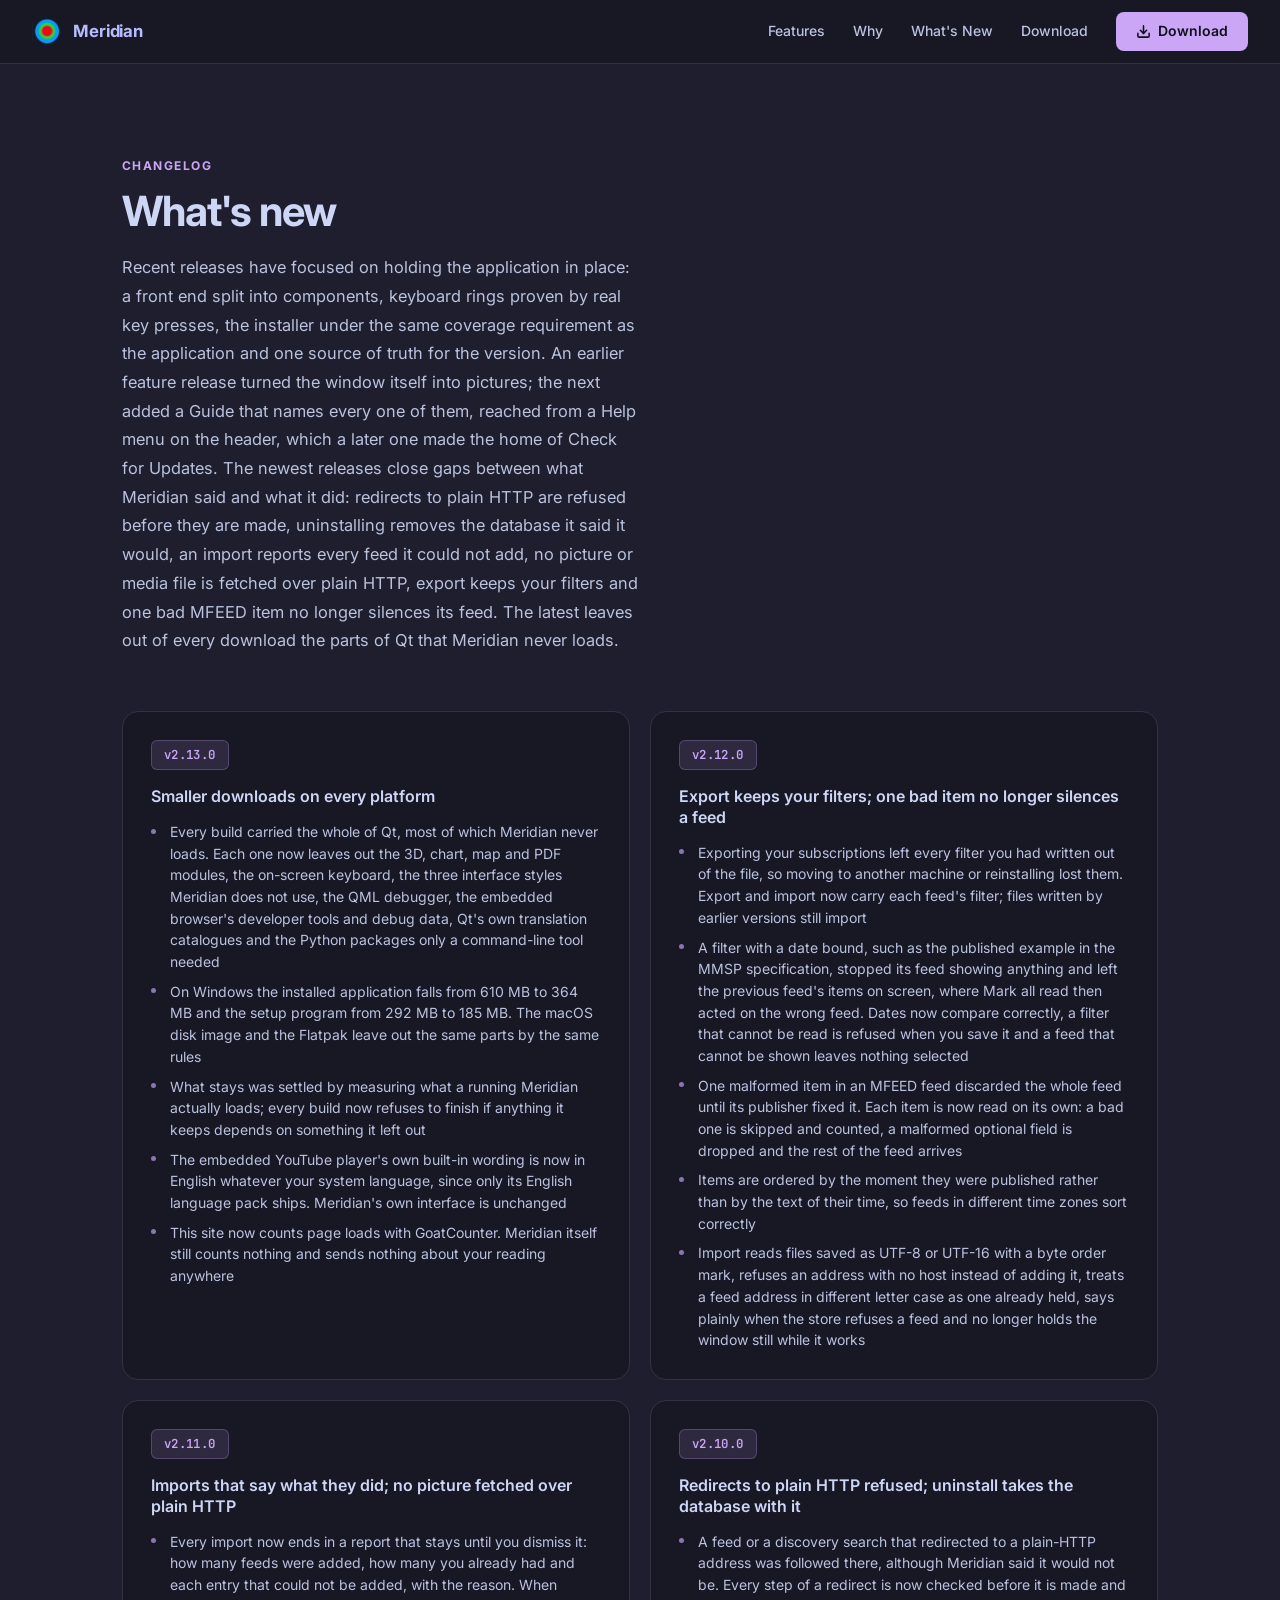
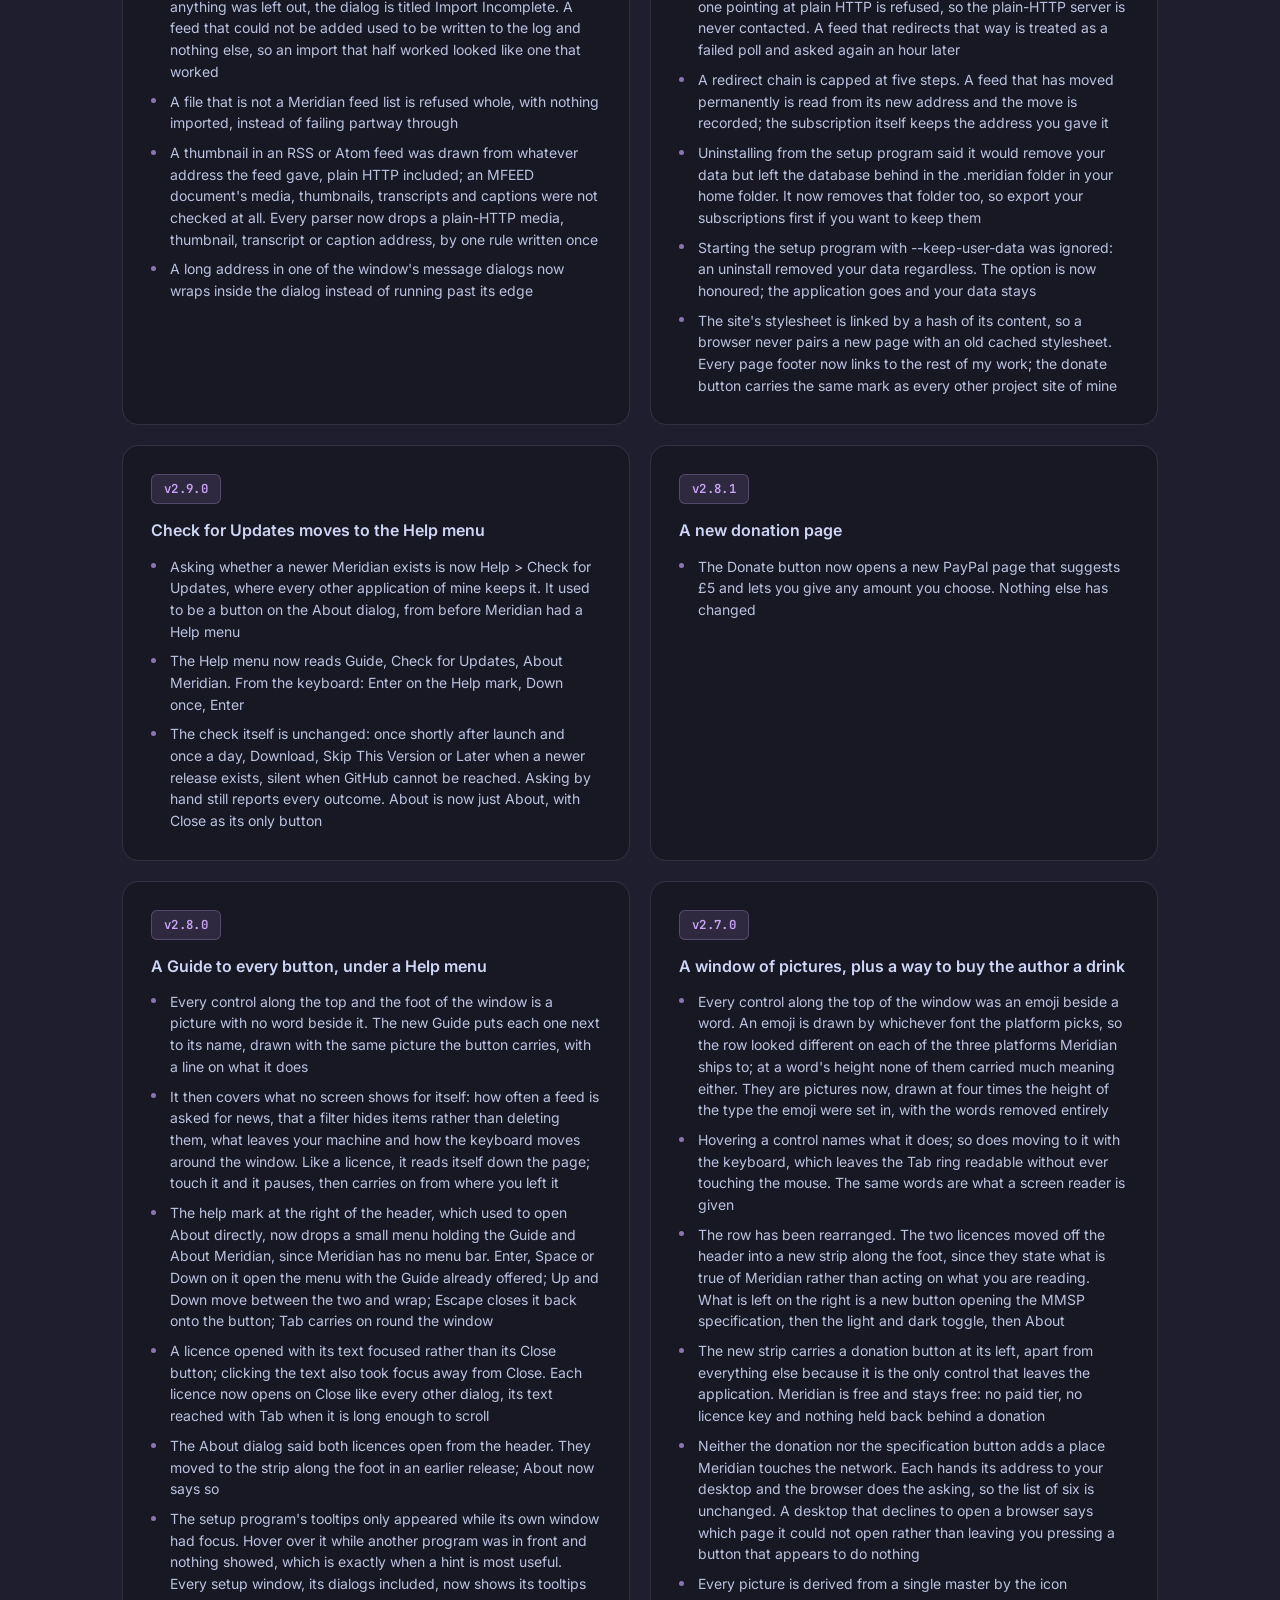
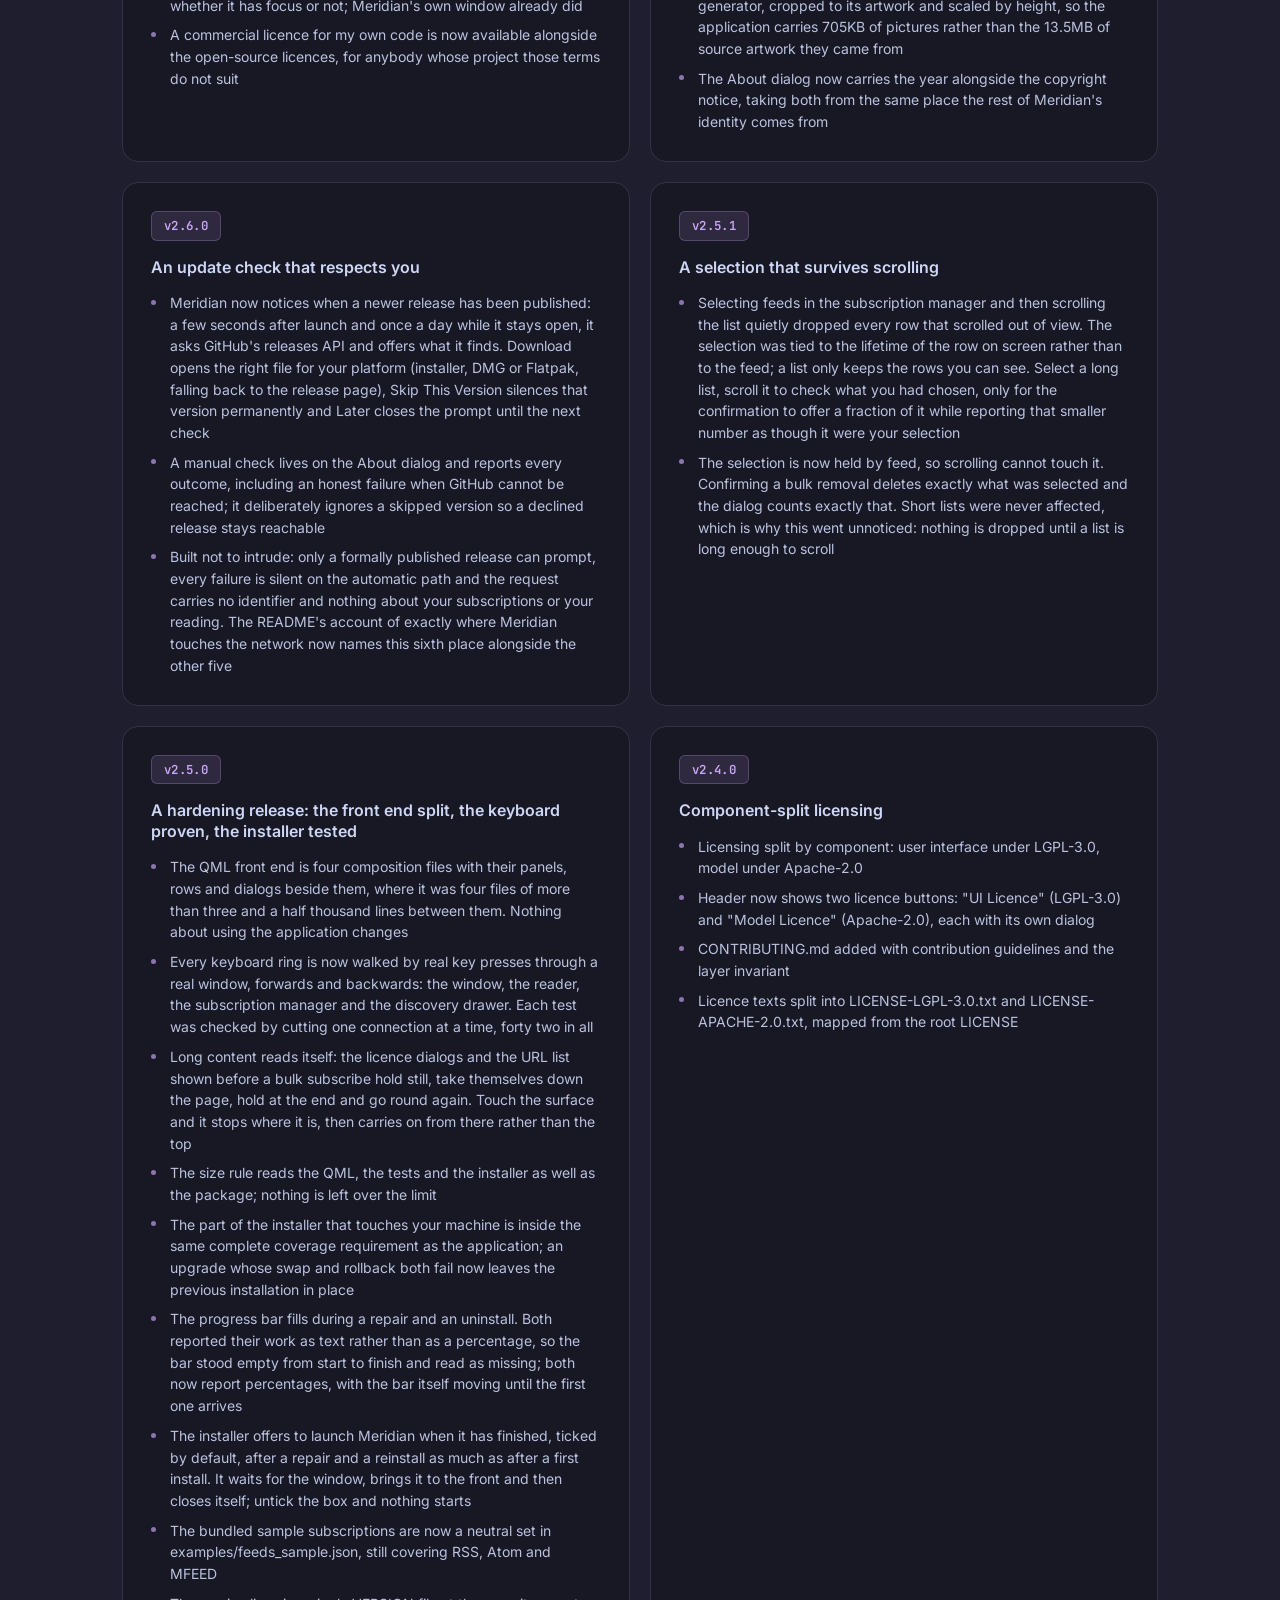
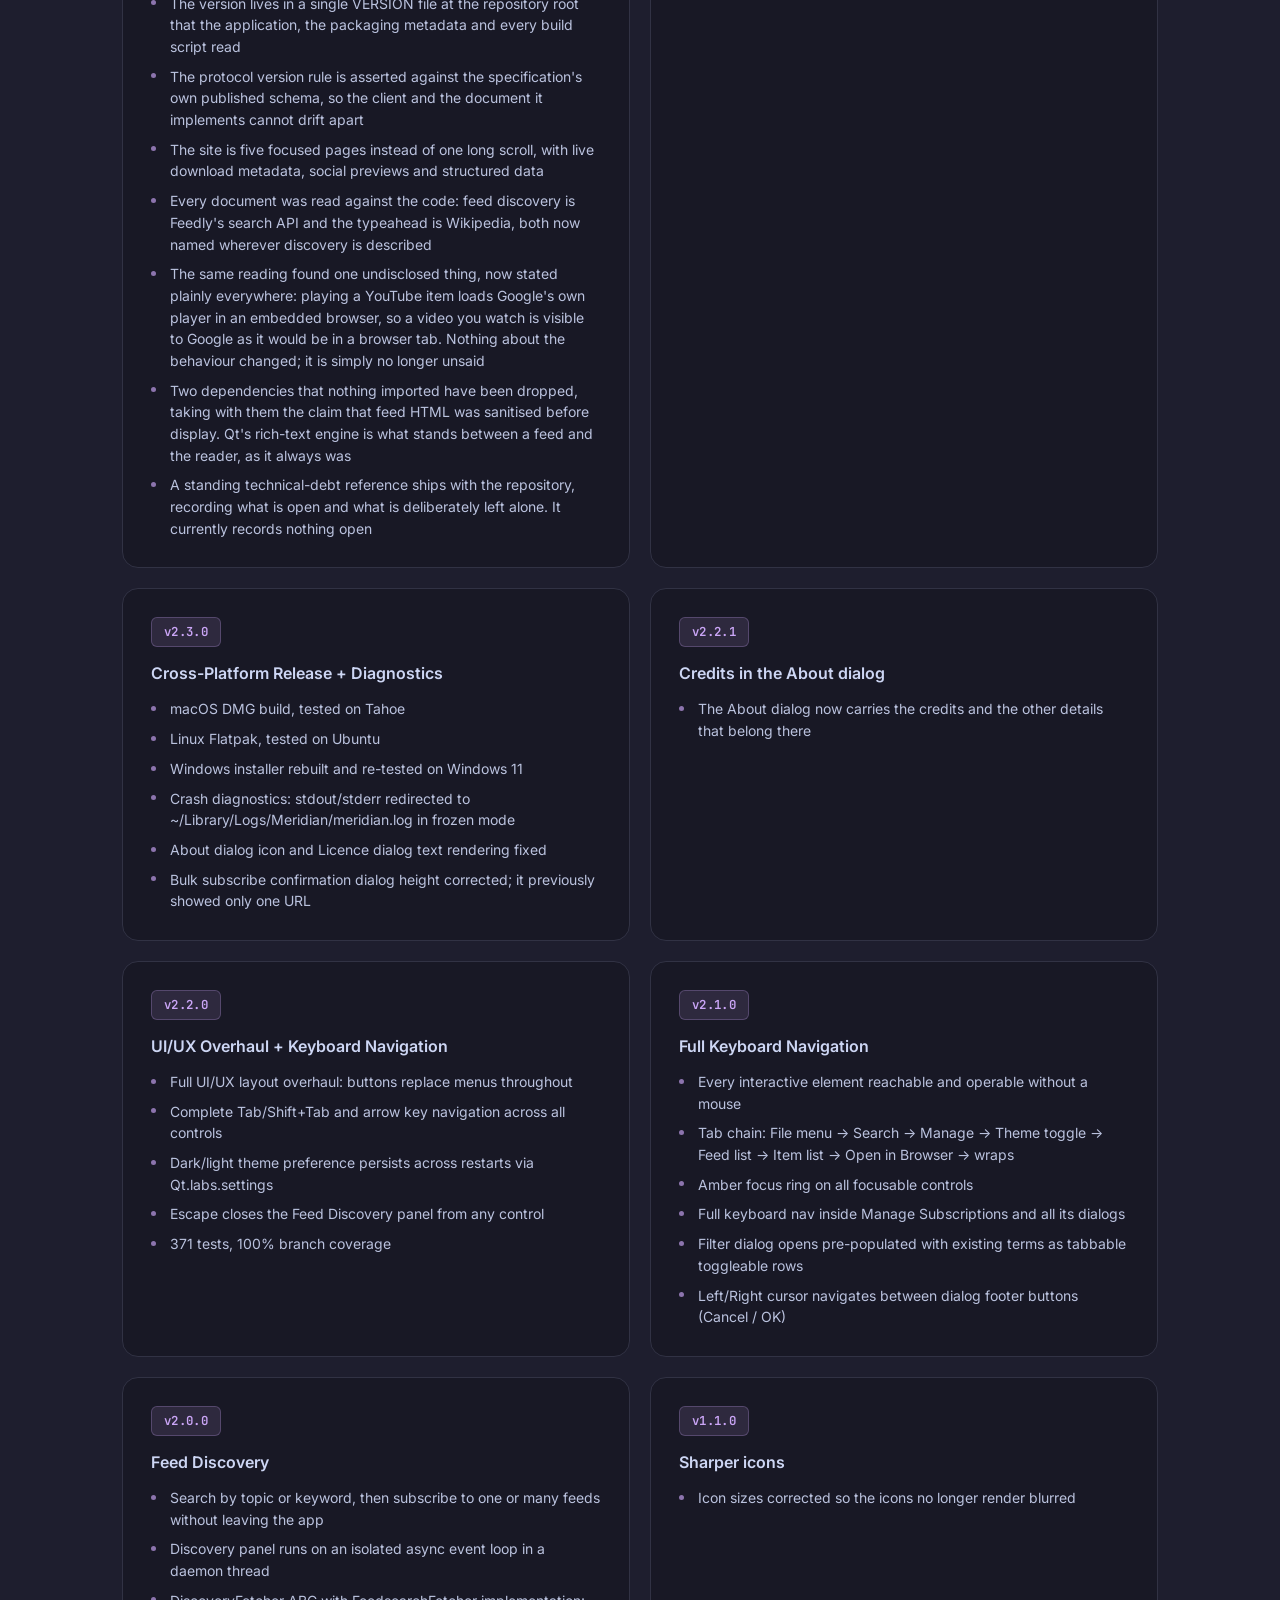
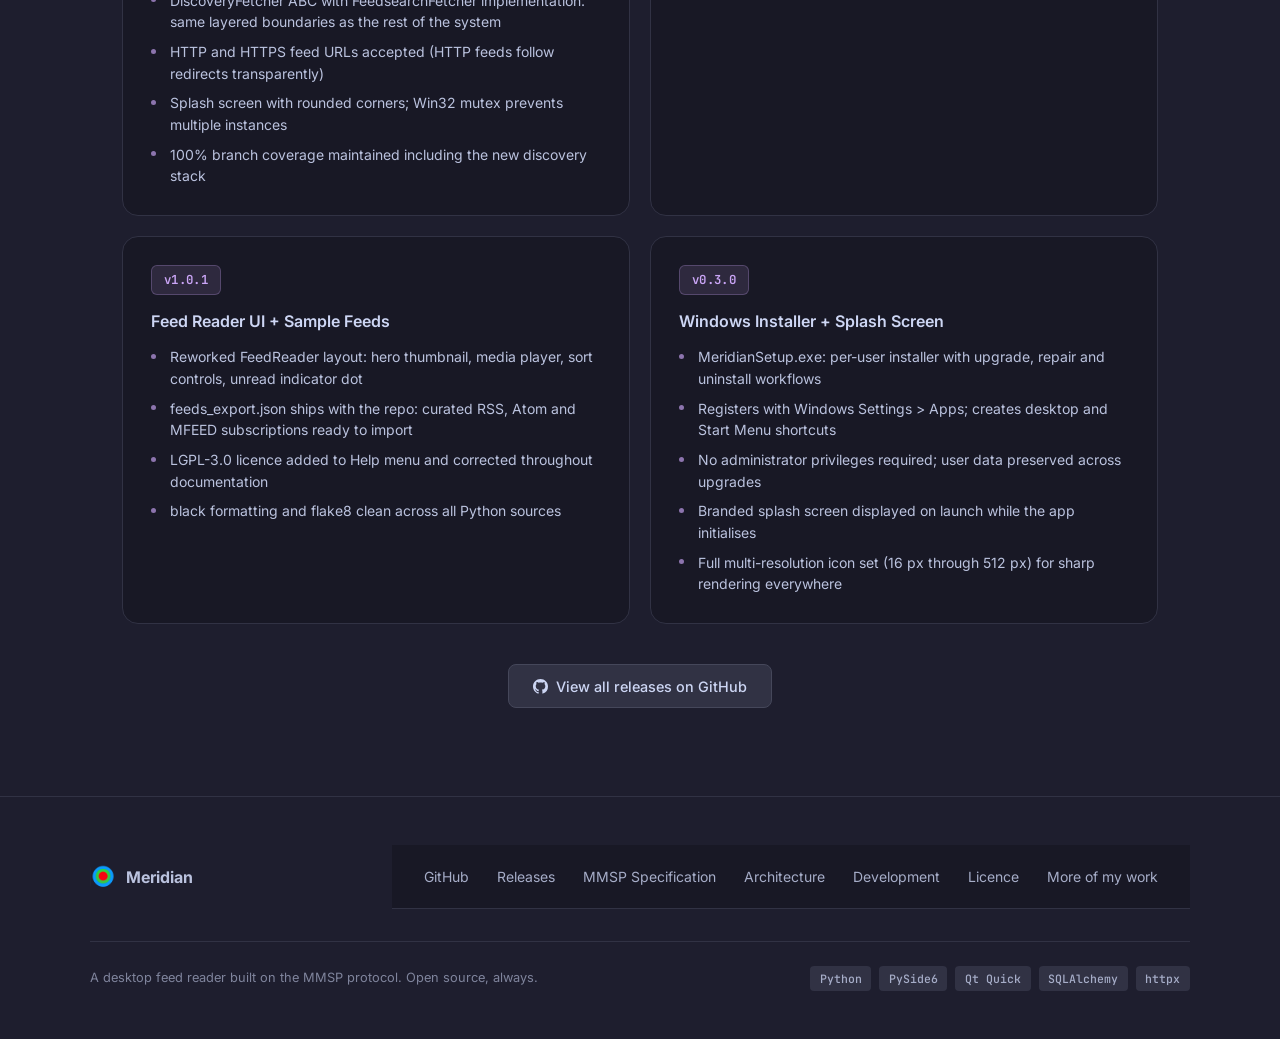
<file: docs/whats-new.html>
<!DOCTYPE html>
<html lang="en">
<head>
  <meta charset="UTF-8">
  <meta name="viewport" content="width=device-width, initial-scale=1.0">
  <title>What's new in Meridian: release history</title>
  <meta name="description" content="Meridian's release history: import reports, HTTPS-only pictures and media, HTTPS-only redirects, a Guide behind a Help menu, the in-app update check, neutral sample feeds, component-split licensing, cross-platform installers, the UI/UX overhaul, full keyboard navigation and feed discovery from the app itself.">
  <link rel="icon" href="favicon.ico" sizes="any">
  <link rel="icon" type="image/png" sizes="32x32" href="favicon-32.png">
  <link rel="apple-touch-icon" href="meridian-512.png">
  <link rel="canonical" href="https://ernster.dev/meridian/whats-new.html">
  <meta property="og:type" content="website">
  <meta property="og:site_name" content="Meridian">
  <meta property="og:url" content="https://ernster.dev/meridian/whats-new.html">
  <meta property="og:title" content="What's new in Meridian: release history">
  <meta property="og:description" content="HTTPS-only redirects, a Guide behind a Help menu, the in-app update check, neutral sample feeds, component-split licensing, cross-platform installers, the UI/UX overhaul, full keyboard navigation and feed discovery from the app itself.">
  <meta property="og:image" content="https://ernster.dev/meridian/meridian-512.png">
  <meta property="og:image:width" content="512">
  <meta property="og:image:height" content="512">
  <meta property="og:image:alt" content="Meridian app icon">
  <meta property="og:locale" content="en_GB">
  <meta name="twitter:card" content="summary">
  <meta name="twitter:title" content="What's new in Meridian: release history">
  <meta name="twitter:description" content="HTTPS-only redirects, a Guide behind a Help menu, the in-app update check, neutral sample feeds, component-split licensing, cross-platform installers, the UI/UX overhaul, full keyboard navigation and feed discovery from the app itself.">
  <meta name="twitter:image" content="https://ernster.dev/meridian/meridian-512.png">
  <link rel="preconnect" href="https://fonts.googleapis.com">
  <link rel="preconnect" href="https://fonts.gstatic.com" crossorigin>
  <link href="https://fonts.googleapis.com/css2?family=Inter:opsz,wght@14..32,300;14..32,400;14..32,500;14..32,600;14..32,700&family=JetBrains+Mono:wght@400;500&display=swap" rel="stylesheet">
  <link rel="stylesheet" href="styles.css?v=136b6f3849">
<script>window.goatcounter = {path: function (p) { return location.host + p }}</script>
<script data-goatcounter="https://oernster.goatcounter.com/count" async src="https://gc.zgo.at/count.js"></script>
</head>
<body>

<nav>
  <a class="nav-brand" href="./">
    <img src="meridian-512.png" alt="Meridian icon">
    <span>Meridian</span>
  </a>
  <div class="nav-right">
    <a class="nav-link" href="features.html">Features</a>
    <a class="nav-link" href="why.html">Why</a>
    <a class="nav-link" href="whats-new.html">What's New</a>
    <a class="nav-link" href="download.html">Download</a>
    <a class="btn-primary" href="download.html">
      <svg width="15" height="15" viewBox="0 0 24 24" fill="none" stroke="currentColor" stroke-width="2.5" stroke-linecap="round" stroke-linejoin="round"><path d="M21 15v4a2 2 0 0 1-2 2H5a2 2 0 0 1-2-2v-4"/><polyline points="7 10 12 15 17 10"/><line x1="12" y1="15" x2="12" y2="3"/></svg>
      Download
    </a>
  </div>
</nav>

<!-- ── What's New ────────────────────────────────────────────── -->
<section class="section" id="whats-new">
  <div class="section-label">Changelog</div>
  <h2 class="section-title">What's new</h2>
  <p class="section-sub">Recent releases have focused on holding the application in place: a front end split into components, keyboard rings proven by real key presses, the installer under the same coverage requirement as the application and one source of truth for the version. An earlier feature release turned the window itself into pictures; the next added a Guide that names every one of them, reached from a Help menu on the header, which a later one made the home of Check for Updates. The newest releases close gaps between what Meridian said and what it did: redirects to plain HTTP are refused before they are made, uninstalling removes the database it said it would, an import reports every feed it could not add, no picture or media file is fetched over plain HTTP, export keeps your filters and one bad MFEED item no longer silences its feed. The latest leaves out of every download the parts of Qt that Meridian never loads.</p>

  <div class="changelog-grid">

    <div class="cl-entry">
      <div class="ver-tag">v<!--VERSION-->2.13.0<!--/VERSION--></div>
      <h3>Smaller downloads on every platform</h3>
      <ul>
        <li>Every build carried the whole of Qt, most of which Meridian never loads. Each one now leaves out the 3D, chart, map and PDF modules, the on-screen keyboard, the three interface styles Meridian does not use, the QML debugger, the embedded browser's developer tools and debug data, Qt's own translation catalogues and the Python packages only a command-line tool needed</li>
        <li>On Windows the installed application falls from 610 MB to 364 MB and the setup program from 292 MB to 185 MB. The macOS disk image and the Flatpak leave out the same parts by the same rules</li>
        <li>What stays was settled by measuring what a running Meridian actually loads; every build now refuses to finish if anything it keeps depends on something it left out</li>
        <li>The embedded YouTube player's own built-in wording is now in English whatever your system language, since only its English language pack ships. Meridian's own interface is unchanged</li>
        <li>This site now counts page loads with GoatCounter. Meridian itself still counts nothing and sends nothing about your reading anywhere</li>
      </ul>
    </div>

    <div class="cl-entry">
      <div class="ver-tag">v2.12.0</div>
      <h3>Export keeps your filters; one bad item no longer silences a feed</h3>
      <ul>
        <li>Exporting your subscriptions left every filter you had written out of the file, so moving to another machine or reinstalling lost them. Export and import now carry each feed's filter; files written by earlier versions still import</li>
        <li>A filter with a date bound, such as the published example in the MMSP specification, stopped its feed showing anything and left the previous feed's items on screen, where Mark all read then acted on the wrong feed. Dates now compare correctly, a filter that cannot be read is refused when you save it and a feed that cannot be shown leaves nothing selected</li>
        <li>One malformed item in an MFEED feed discarded the whole feed until its publisher fixed it. Each item is now read on its own: a bad one is skipped and counted, a malformed optional field is dropped and the rest of the feed arrives</li>
        <li>Items are ordered by the moment they were published rather than by the text of their time, so feeds in different time zones sort correctly</li>
        <li>Import reads files saved as UTF-8 or UTF-16 with a byte order mark, refuses an address with no host instead of adding it, treats a feed address in different letter case as one already held, says plainly when the store refuses a feed and no longer holds the window still while it works</li>
      </ul>
    </div>

    <div class="cl-entry">
      <div class="ver-tag">v2.11.0</div>
      <h3>Imports that say what they did; no picture fetched over plain HTTP</h3>
      <ul>
        <li>Every import now ends in a report that stays until you dismiss it: how many feeds were added, how many you already had and each entry that could not be added, with the reason. When anything was left out, the dialog is titled Import Incomplete. A feed that could not be added used to be written to the log and nothing else, so an import that half worked looked like one that worked</li>
        <li>A file that is not a Meridian feed list is refused whole, with nothing imported, instead of failing partway through</li>
        <li>A thumbnail in an RSS or Atom feed was drawn from whatever address the feed gave, plain HTTP included; an MFEED document's media, thumbnails, transcripts and captions were not checked at all. Every parser now drops a plain-HTTP media, thumbnail, transcript or caption address, by one rule written once</li>
        <li>A long address in one of the window's message dialogs now wraps inside the dialog instead of running past its edge</li>
      </ul>
    </div>

    <div class="cl-entry">
      <div class="ver-tag">v2.10.0</div>
      <h3>Redirects to plain HTTP refused; uninstall takes the database with it</h3>
      <ul>
        <li>A feed or a discovery search that redirected to a plain-HTTP address was followed there, although Meridian said it would not be. Every step of a redirect is now checked before it is made and one pointing at plain HTTP is refused, so the plain-HTTP server is never contacted. A feed that redirects that way is treated as a failed poll and asked again an hour later</li>
        <li>A redirect chain is capped at five steps. A feed that has moved permanently is read from its new address and the move is recorded; the subscription itself keeps the address you gave it</li>
        <li>Uninstalling from the setup program said it would remove your data but left the database behind in the .meridian folder in your home folder. It now removes that folder too, so export your subscriptions first if you want to keep them</li>
        <li>Starting the setup program with --keep-user-data was ignored: an uninstall removed your data regardless. The option is now honoured; the application goes and your data stays</li>
        <li>The site's stylesheet is linked by a hash of its content, so a browser never pairs a new page with an old cached stylesheet. Every page footer now links to the rest of my work; the donate button carries the same mark as every other project site of mine</li>
      </ul>
    </div>

    <div class="cl-entry">
      <div class="ver-tag">v2.9.0</div>
      <h3>Check for Updates moves to the Help menu</h3>
      <ul>
        <li>Asking whether a newer Meridian exists is now Help &gt; Check for Updates, where every other application of mine keeps it. It used to be a button on the About dialog, from before Meridian had a Help menu</li>
        <li>The Help menu now reads Guide, Check for Updates, About Meridian. From the keyboard: Enter on the Help mark, Down once, Enter</li>
        <li>The check itself is unchanged: once shortly after launch and once a day, Download, Skip This Version or Later when a newer release exists, silent when GitHub cannot be reached. Asking by hand still reports every outcome. About is now just About, with Close as its only button</li>
      </ul>
    </div>

    <div class="cl-entry">
      <div class="ver-tag">v2.8.1</div>
      <h3>A new donation page</h3>
      <ul>
        <li>The Donate button now opens a new PayPal page that suggests £5 and lets you give any amount you choose. Nothing else has changed</li>
      </ul>
    </div>

    <div class="cl-entry">
      <div class="ver-tag">v2.8.0</div>
      <h3>A Guide to every button, under a Help menu</h3>
      <ul>
        <li>Every control along the top and the foot of the window is a picture with no word beside it. The new Guide puts each one next to its name, drawn with the same picture the button carries, with a line on what it does</li>
        <li>It then covers what no screen shows for itself: how often a feed is asked for news, that a filter hides items rather than deleting them, what leaves your machine and how the keyboard moves around the window. Like a licence, it reads itself down the page; touch it and it pauses, then carries on from where you left it</li>
        <li>The help mark at the right of the header, which used to open About directly, now drops a small menu holding the Guide and About Meridian, since Meridian has no menu bar. Enter, Space or Down on it open the menu with the Guide already offered; Up and Down move between the two and wrap; Escape closes it back onto the button; Tab carries on round the window</li>
        <li>A licence opened with its text focused rather than its Close button; clicking the text also took focus away from Close. Each licence now opens on Close like every other dialog, its text reached with Tab when it is long enough to scroll</li>
        <li>The About dialog said both licences open from the header. They moved to the strip along the foot in an earlier release; About now says so</li>
        <li>The setup program's tooltips only appeared while its own window had focus. Hover over it while another program was in front and nothing showed, which is exactly when a hint is most useful. Every setup window, its dialogs included, now shows its tooltips whether it has focus or not; Meridian's own window already did</li>
        <li>A commercial licence for my own code is now available alongside the open-source licences, for anybody whose project those terms do not suit</li>
      </ul>
    </div>

    <div class="cl-entry">
      <div class="ver-tag">v2.7.0</div>
      <h3>A window of pictures, plus a way to buy the author a drink</h3>
      <ul>
        <li>Every control along the top of the window was an emoji beside a word. An emoji is drawn by whichever font the platform picks, so the row looked different on each of the three platforms Meridian ships to; at a word's height none of them carried much meaning either. They are pictures now, drawn at four times the height of the type the emoji were set in, with the words removed entirely</li>
        <li>Hovering a control names what it does; so does moving to it with the keyboard, which leaves the Tab ring readable without ever touching the mouse. The same words are what a screen reader is given</li>
        <li>The row has been rearranged. The two licences moved off the header into a new strip along the foot, since they state what is true of Meridian rather than acting on what you are reading. What is left on the right is a new button opening the MMSP specification, then the light and dark toggle, then About</li>
        <li>The new strip carries a donation button at its left, apart from everything else because it is the only control that leaves the application. Meridian is free and stays free: no paid tier, no licence key and nothing held back behind a donation</li>
        <li>Neither the donation nor the specification button adds a place Meridian touches the network. Each hands its address to your desktop and the browser does the asking, so the list of six is unchanged. A desktop that declines to open a browser says which page it could not open rather than leaving you pressing a button that appears to do nothing</li>
        <li>Every picture is derived from a single master by the icon generator, cropped to its artwork and scaled by height, so the application carries 705KB of pictures rather than the 13.5MB of source artwork they came from</li>
        <li>The About dialog now carries the year alongside the copyright notice, taking both from the same place the rest of Meridian's identity comes from</li>
      </ul>
    </div>

    <div class="cl-entry">
      <div class="ver-tag">v2.6.0</div>
      <h3>An update check that respects you</h3>
      <ul>
        <li>Meridian now notices when a newer release has been published: a few seconds after launch and once a day while it stays open, it asks GitHub's releases API and offers what it finds. Download opens the right file for your platform (installer, DMG or Flatpak, falling back to the release page), Skip This Version silences that version permanently and Later closes the prompt until the next check</li>
        <li>A manual check lives on the About dialog and reports every outcome, including an honest failure when GitHub cannot be reached; it deliberately ignores a skipped version so a declined release stays reachable</li>
        <li>Built not to intrude: only a formally published release can prompt, every failure is silent on the automatic path and the request carries no identifier and nothing about your subscriptions or your reading. The README's account of exactly where Meridian touches the network now names this sixth place alongside the other five</li>
      </ul>
    </div>

    <div class="cl-entry">
      <div class="ver-tag">v2.5.1</div>
      <h3>A selection that survives scrolling</h3>
      <ul>
        <li>Selecting feeds in the subscription manager and then scrolling the list quietly dropped every row that scrolled out of view. The selection was tied to the lifetime of the row on screen rather than to the feed; a list only keeps the rows you can see. Select a long list, scroll it to check what you had chosen, only for the confirmation to offer a fraction of it while reporting that smaller number as though it were your selection</li>
        <li>The selection is now held by feed, so scrolling cannot touch it. Confirming a bulk removal deletes exactly what was selected and the dialog counts exactly that. Short lists were never affected, which is why this went unnoticed: nothing is dropped until a list is long enough to scroll</li>
      </ul>
    </div>

    <div class="cl-entry">
      <div class="ver-tag">v2.5.0</div>
      <h3>A hardening release: the front end split, the keyboard proven, the installer tested</h3>
      <ul>
        <li>The QML front end is four composition files with their panels, rows and dialogs beside them, where it was four files of more than three and a half thousand lines between them. Nothing about using the application changes</li>
        <li>Every keyboard ring is now walked by real key presses through a real window, forwards and backwards: the window, the reader, the subscription manager and the discovery drawer. Each test was checked by cutting one connection at a time, forty two in all</li>
        <li>Long content reads itself: the licence dialogs and the URL list shown before a bulk subscribe hold still, take themselves down the page, hold at the end and go round again. Touch the surface and it stops where it is, then carries on from there rather than the top</li>
        <li>The size rule reads the QML, the tests and the installer as well as the package; nothing is left over the limit</li>
        <li>The part of the installer that touches your machine is inside the same complete coverage requirement as the application; an upgrade whose swap and rollback both fail now leaves the previous installation in place</li>
        <li>The progress bar fills during a repair and an uninstall. Both reported their work as text rather than as a percentage, so the bar stood empty from start to finish and read as missing; both now report percentages, with the bar itself moving until the first one arrives</li>
        <li>The installer offers to launch Meridian when it has finished, ticked by default, after a repair and a reinstall as much as after a first install. It waits for the window, brings it to the front and then closes itself; untick the box and nothing starts</li>
        <li>The bundled sample subscriptions are now a neutral set in examples/feeds_sample.json, still covering RSS, Atom and MFEED</li>
        <li>The version lives in a single VERSION file at the repository root that the application, the packaging metadata and every build script read</li>
        <li>The protocol version rule is asserted against the specification's own published schema, so the client and the document it implements cannot drift apart</li>
        <li>The site is five focused pages instead of one long scroll, with live download metadata, social previews and structured data</li>
        <li>Every document was read against the code: feed discovery is Feedly's search API and the typeahead is Wikipedia, both now named wherever discovery is described</li>
        <li>The same reading found one undisclosed thing, now stated plainly everywhere: playing a YouTube item loads Google's own player in an embedded browser, so a video you watch is visible to Google as it would be in a browser tab. Nothing about the behaviour changed; it is simply no longer unsaid</li>
        <li>Two dependencies that nothing imported have been dropped, taking with them the claim that feed HTML was sanitised before display. Qt's rich-text engine is what stands between a feed and the reader, as it always was</li>
        <li>A standing technical-debt reference ships with the repository, recording what is open and what is deliberately left alone. It currently records nothing open</li>
      </ul>
    </div>

    <div class="cl-entry">
      <div class="ver-tag">v2.4.0</div>
      <h3>Component-split licensing</h3>
      <ul>
        <li>Licensing split by component: user interface under LGPL-3.0, model under Apache-2.0</li>
        <li>Header now shows two licence buttons: "UI Licence" (LGPL-3.0) and "Model Licence" (Apache-2.0), each with its own dialog</li>
        <li>CONTRIBUTING.md added with contribution guidelines and the layer invariant</li>
        <li>Licence texts split into LICENSE-LGPL-3.0.txt and LICENSE-APACHE-2.0.txt, mapped from the root LICENSE</li>
      </ul>
    </div>

    <div class="cl-entry">
      <div class="ver-tag">v2.3.0</div>
      <h3>Cross-Platform Release + Diagnostics</h3>
      <ul>
        <li>macOS DMG build, tested on Tahoe</li>
        <li>Linux Flatpak, tested on Ubuntu</li>
        <li>Windows installer rebuilt and re-tested on Windows 11</li>
        <li>Crash diagnostics: stdout/stderr redirected to ~/Library/Logs/Meridian/meridian.log in frozen mode</li>
        <li>About dialog icon and Licence dialog text rendering fixed</li>
        <li>Bulk subscribe confirmation dialog height corrected; it previously showed only one URL</li>
      </ul>
    </div>

    <div class="cl-entry">
      <div class="ver-tag">v2.2.1</div>
      <h3>Credits in the About dialog</h3>
      <ul>
        <li>The About dialog now carries the credits and the other details that belong there</li>
      </ul>
    </div>

    <div class="cl-entry">
      <div class="ver-tag">v2.2.0</div>
      <h3>UI/UX Overhaul + Keyboard Navigation</h3>
      <ul>
        <li>Full UI/UX layout overhaul: buttons replace menus throughout</li>
        <li>Complete Tab/Shift+Tab and arrow key navigation across all controls</li>
        <li>Dark/light theme preference persists across restarts via Qt.labs.settings</li>
        <li>Escape closes the Feed Discovery panel from any control</li>
        <li>371 tests, 100% branch coverage</li>
      </ul>
    </div>

    <div class="cl-entry">
      <div class="ver-tag">v2.1.0</div>
      <h3>Full Keyboard Navigation</h3>
      <ul>
        <li>Every interactive element reachable and operable without a mouse</li>
        <li>Tab chain: File menu → Search → Manage → Theme toggle → Feed list → Item list → Open in Browser → wraps</li>
        <li>Amber focus ring on all focusable controls</li>
        <li>Full keyboard nav inside Manage Subscriptions and all its dialogs</li>
        <li>Filter dialog opens pre-populated with existing terms as tabbable toggleable rows</li>
        <li>Left/Right cursor navigates between dialog footer buttons (Cancel / OK)</li>
      </ul>
    </div>

    <div class="cl-entry">
      <div class="ver-tag">v2.0.0</div>
      <h3>Feed Discovery</h3>
      <ul>
        <li>Search by topic or keyword, then subscribe to one or many feeds without leaving the app</li>
        <li>Discovery panel runs on an isolated async event loop in a daemon thread</li>
        <li>DiscoveryFetcher ABC with FeedsearchFetcher implementation: same layered boundaries as the rest of the system</li>
        <li>HTTP and HTTPS feed URLs accepted (HTTP feeds follow redirects transparently)</li>
        <li>Splash screen with rounded corners; Win32 mutex prevents multiple instances</li>
        <li>100% branch coverage maintained including the new discovery stack</li>
      </ul>
    </div>

    <div class="cl-entry">
      <div class="ver-tag">v1.1.0</div>
      <h3>Sharper icons</h3>
      <ul>
        <li>Icon sizes corrected so the icons no longer render blurred</li>
      </ul>
    </div>

    <div class="cl-entry">
      <div class="ver-tag">v1.0.1</div>
      <h3>Feed Reader UI + Sample Feeds</h3>
      <ul>
        <li>Reworked FeedReader layout: hero thumbnail, media player, sort controls, unread indicator dot</li>
        <li>feeds_export.json ships with the repo: curated RSS, Atom and MFEED subscriptions ready to import</li>
        <li>LGPL-3.0 licence added to Help menu and corrected throughout documentation</li>
        <li>black formatting and flake8 clean across all Python sources</li>
      </ul>
    </div>

    <div class="cl-entry">
      <div class="ver-tag">v0.3.0</div>
      <h3>Windows Installer + Splash Screen</h3>
      <ul>
        <li>MeridianSetup.exe: per-user installer with upgrade, repair and uninstall workflows</li>
        <li>Registers with Windows Settings > Apps; creates desktop and Start Menu shortcuts</li>
        <li>No administrator privileges required; user data preserved across upgrades</li>
        <li>Branded splash screen displayed on launch while the app initialises</li>
        <li>Full multi-resolution icon set (16 px through 512 px) for sharp rendering everywhere</li>
      </ul>
    </div>

  </div>

  <div style="text-align:center; margin-top:2.5rem;">
    <a class="btn-secondary" href="https://github.com/oernster/meridian/releases" style="font-size:0.9rem; padding:0.6rem 1.5rem;">
      <svg width="15" height="15" viewBox="0 0 24 24" fill="currentColor"><path d="M12 0C5.37 0 0 5.37 0 12c0 5.31 3.435 9.795 8.205 11.385.6.105.825-.255.825-.57 0-.285-.015-1.23-.015-2.235-3.015.555-3.795-.735-4.035-1.41-.135-.345-.72-1.41-1.23-1.695-.42-.225-1.02-.78-.015-.795.945-.015 1.62.87 1.845 1.23 1.08 1.815 2.805 1.305 3.495.99.105-.78.42-1.305.765-1.605-2.67-.3-5.46-1.335-5.46-5.925 0-1.305.465-2.385 1.23-3.225-.12-.3-.54-1.53.12-3.18 0 0 1.005-.315 3.3 1.23.96-.27 1.98-.405 3-.405s2.04.135 3 .405c2.295-1.56 3.3-1.23 3.3-1.23.66 1.65.24 2.88.12 3.18.765.84 1.23 1.905 1.23 3.225 0 4.605-2.805 5.625-5.475 5.925.435.375.81 1.095.81 2.22 0 1.605-.015 2.895-.015 3.3 0 .315.225.69.825.57A12.02 12.02 0 0 0 24 12c0-6.63-5.37-12-12-12z"/></svg>
      View all releases on GitHub
    </a>
  </div>
</section>

<!-- ── Footer ────────────────────────────────────────────────── -->
<footer>
  <div class="footer-inner">
    <div class="footer-top">
      <a class="footer-brand" href="./">
        <img src="meridian-512.png" alt="Meridian">
        <span>Meridian</span>
      </a>
      <nav class="footer-links">
        <a href="https://github.com/oernster/meridian">GitHub</a>
        <a href="https://github.com/oernster/meridian/releases">Releases</a>
        <a href="https://ernster.dev/MMSP-Spec/">MMSP Specification</a>
        <a href="https://github.com/oernster/meridian/blob/main/ARCHITECTURE.md">Architecture</a>
        <a href="https://github.com/oernster/meridian/blob/main/DEVELOPMENT.md">Development</a>
        <a href="https://github.com/oernster/meridian/blob/main/LICENSE">Licence</a>
        <a href="https://ernster.dev">More of my work</a>
      </nav>
    </div>
    <div class="footer-bottom">
      <p>A desktop feed reader built on the MMSP protocol. Open source, always.</p>
      <div class="chips">
        <span class="chip">Python</span>
        <span class="chip">PySide6</span>
        <span class="chip">Qt Quick</span>
        <span class="chip">SQLAlchemy</span>
        <span class="chip">httpx</span>
      </div>
    </div>
  </div>
</footer>
</body>
</html>
</file>
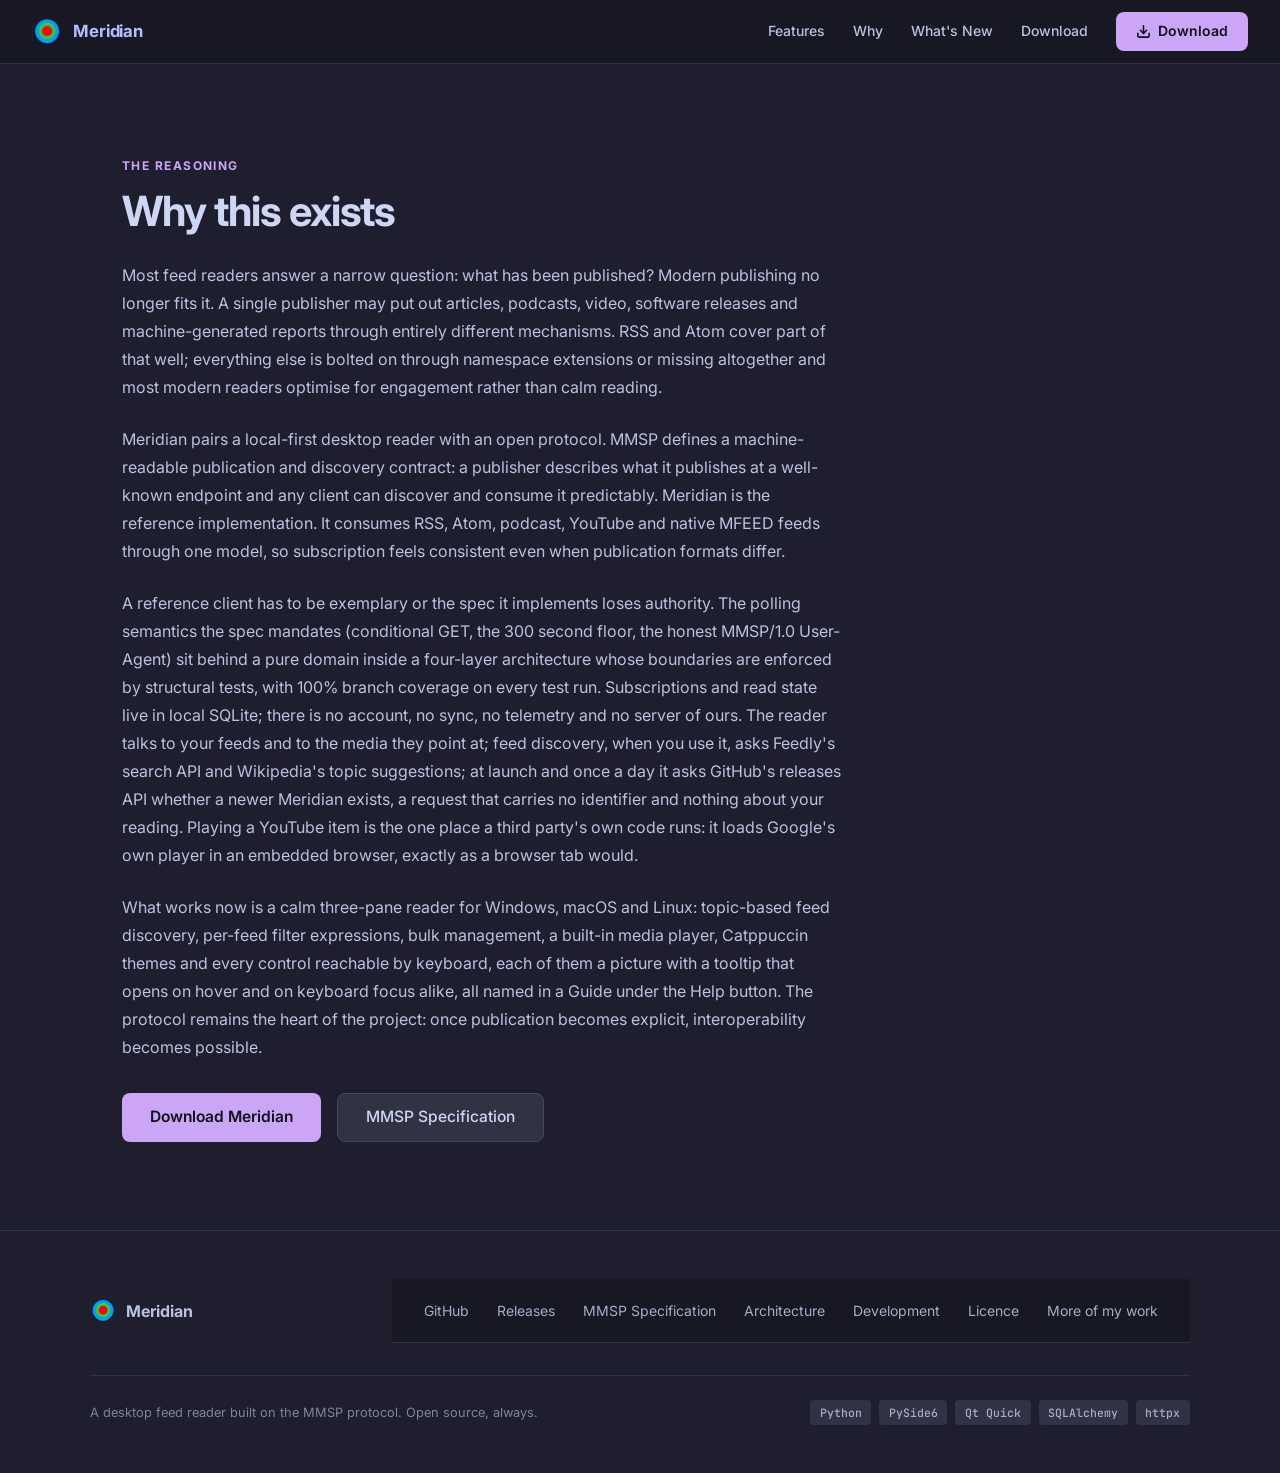
<file: docs/why.html>
<!DOCTYPE html>
<html lang="en">
<head>
  <meta charset="UTF-8">
  <meta name="viewport" content="width=device-width, initial-scale=1.0">
  <title>Why Meridian exists: a reader and a protocol for modern publication</title>
  <meta name="description" content="Why Meridian was built: modern publishing outgrew the question feed readers answer, so Meridian pairs a local-first desktop reader with MMSP, an open publication and discovery protocol, as its reference implementation.">
  <link rel="icon" href="favicon.ico" sizes="any">
  <link rel="icon" type="image/png" sizes="32x32" href="favicon-32.png">
  <link rel="apple-touch-icon" href="meridian-512.png">
  <link rel="canonical" href="https://ernster.dev/meridian/why.html">
  <meta property="og:type" content="website">
  <meta property="og:site_name" content="Meridian">
  <meta property="og:url" content="https://ernster.dev/meridian/why.html">
  <meta property="og:title" content="Why Meridian exists: a reader and a protocol for modern publication">
  <meta property="og:description" content="Modern publishing outgrew the question feed readers answer. Meridian pairs a local-first desktop reader with MMSP, an open publication and discovery protocol.">
  <meta property="og:image" content="https://ernster.dev/meridian/meridian-512.png">
  <meta property="og:image:width" content="512">
  <meta property="og:image:height" content="512">
  <meta property="og:image:alt" content="Meridian app icon">
  <meta property="og:locale" content="en_GB">
  <meta name="twitter:card" content="summary">
  <meta name="twitter:title" content="Why Meridian exists: a reader and a protocol for modern publication">
  <meta name="twitter:description" content="Modern publishing outgrew the question feed readers answer. Meridian pairs a local-first desktop reader with MMSP, an open publication and discovery protocol.">
  <meta name="twitter:image" content="https://ernster.dev/meridian/meridian-512.png">
  <link rel="preconnect" href="https://fonts.googleapis.com">
  <link rel="preconnect" href="https://fonts.gstatic.com" crossorigin>
  <link href="https://fonts.googleapis.com/css2?family=Inter:opsz,wght@14..32,300;14..32,400;14..32,500;14..32,600;14..32,700&family=JetBrains+Mono:wght@400;500&display=swap" rel="stylesheet">
  <link rel="stylesheet" href="styles.css?v=136b6f3849">
<script>window.goatcounter = {path: function (p) { return location.host + p }}</script>
<script data-goatcounter="https://oernster.goatcounter.com/count" async src="https://gc.zgo.at/count.js"></script>
</head>
<body>

<nav>
  <a class="nav-brand" href="./">
    <img src="meridian-512.png" alt="Meridian icon">
    <span>Meridian</span>
  </a>
  <div class="nav-right">
    <a class="nav-link" href="features.html">Features</a>
    <a class="nav-link" href="why.html">Why</a>
    <a class="nav-link" href="whats-new.html">What's New</a>
    <a class="nav-link" href="download.html">Download</a>
    <a class="btn-primary" href="download.html">
      <svg width="15" height="15" viewBox="0 0 24 24" fill="none" stroke="currentColor" stroke-width="2.5" stroke-linecap="round" stroke-linejoin="round"><path d="M21 15v4a2 2 0 0 1-2 2H5a2 2 0 0 1-2-2v-4"/><polyline points="7 10 12 15 17 10"/><line x1="12" y1="15" x2="12" y2="3"/></svg>
      Download
    </a>
  </div>
</nav>

<section class="section prose" id="exists">
  <div class="section-label">The reasoning</div>
  <h2 class="section-title">Why this exists</h2>
  <p style="margin-top:1.5rem;">Most feed readers answer a narrow question: what has been published?
    Modern publishing no longer fits it. A single publisher may put out articles, podcasts, video,
    software releases and machine-generated reports through entirely different mechanisms. RSS and
    Atom cover part of that well; everything else is bolted on through namespace extensions or
    missing altogether and most modern readers optimise for engagement rather than calm reading.</p>
  <p>Meridian pairs a local-first desktop reader with an open protocol. MMSP defines a
    machine-readable publication and discovery contract: a publisher describes what it publishes at
    a well-known endpoint and any client can discover and consume it predictably. Meridian is the
    reference implementation. It consumes RSS, Atom, podcast, YouTube and native MFEED feeds
    through one model, so subscription feels consistent even when publication formats differ.</p>
  <p>A reference client has to be exemplary or the spec it implements loses authority. The polling
    semantics the spec mandates (conditional GET, the 300 second floor, the honest MMSP/1.0
    User-Agent) sit behind a pure domain inside a four-layer architecture whose boundaries are
    enforced by structural tests, with 100% branch coverage on every test run. Subscriptions and read
    state live in local SQLite; there is no account, no sync, no telemetry and no server of ours.
    The reader talks to your feeds and to the media they point at; feed discovery, when you use it,
    asks Feedly's search API and Wikipedia's topic suggestions; at launch and once a day it asks
    GitHub's releases API whether a newer Meridian exists, a request that carries no identifier and
    nothing about your reading. Playing a YouTube item is the one place a third party's own code
    runs: it loads Google's own player in an embedded browser, exactly as a browser tab would.</p>
  <p>What works now is a calm three-pane reader for Windows, macOS and Linux: topic-based feed
    discovery, per-feed filter expressions, bulk management, a built-in media player, Catppuccin
    themes and every control reachable by keyboard, each of them a picture with a tooltip that
    opens on hover and on keyboard focus alike, all named in a Guide under the Help button. The protocol remains the heart of the project:
    once publication becomes explicit, interoperability becomes possible.</p>
  <div class="hero-cta" style="justify-content:flex-start;margin-top:2rem;margin-bottom:0;">
    <a class="btn-primary" href="download.html">Download Meridian</a>
    <a class="btn-secondary" href="https://ernster.dev/MMSP-Spec/">MMSP Specification</a>
  </div>
</section>

<!-- ── Footer ────────────────────────────────────────────────── -->
<footer>
  <div class="footer-inner">
    <div class="footer-top">
      <a class="footer-brand" href="./">
        <img src="meridian-512.png" alt="Meridian">
        <span>Meridian</span>
      </a>
      <nav class="footer-links">
        <a href="https://github.com/oernster/meridian">GitHub</a>
        <a href="https://github.com/oernster/meridian/releases">Releases</a>
        <a href="https://ernster.dev/MMSP-Spec/">MMSP Specification</a>
        <a href="https://github.com/oernster/meridian/blob/main/ARCHITECTURE.md">Architecture</a>
        <a href="https://github.com/oernster/meridian/blob/main/DEVELOPMENT.md">Development</a>
        <a href="https://github.com/oernster/meridian/blob/main/LICENSE">Licence</a>
        <a href="https://ernster.dev">More of my work</a>
      </nav>
    </div>
    <div class="footer-bottom">
      <p>A desktop feed reader built on the MMSP protocol. Open source, always.</p>
      <div class="chips">
        <span class="chip">Python</span>
        <span class="chip">PySide6</span>
        <span class="chip">Qt Quick</span>
        <span class="chip">SQLAlchemy</span>
        <span class="chip">httpx</span>
      </div>
    </div>
  </div>
</footer>
</body>
</html>
</file>
<file: docs/styles.css>
/* Catppuccin Mocha palette */
:root {
  --base:     #1e1e2e;
  --mantle:   #181825;
  --crust:    #11111b;
  --surface0: #313244;
  --surface1: #45475a;
  --surface2: #585b70;
  --overlay0: #6c7086;
  --overlay1: #7f849c;
  --subtext0: #a6adc8;
  --subtext1: #bac2de;
  --text:     #cdd6f4;
  --lavender: #b4befe;
  --blue:     #89b4fa;
  --sapphire: #74c7ec;
  --teal:     #94e2d5;
  --green:    #a6e3a1;
  --yellow:   #f9e2af;
  --peach:    #fab387;
  --mauve:    #cba6f7;
  --pink:     #f5c2e7;
}

*, *::before, *::after { box-sizing: border-box; margin: 0; padding: 0; }

html { scroll-behavior: smooth; }

body {
  font-family: 'Inter', system-ui, sans-serif;
  background: var(--base);
  color: var(--text);
  line-height: 1.6;
  -webkit-font-smoothing: antialiased;
}

/* ── Navigation ─────────────────────────────────────────── */
nav {
  position: sticky;
  top: 0;
  z-index: 100;
  background: rgba(24, 24, 37, 0.88);
  backdrop-filter: blur(14px);
  -webkit-backdrop-filter: blur(14px);
  border-bottom: 1px solid var(--surface0);
  padding: 0 2rem;
  height: 64px;
  display: flex;
  align-items: center;
  justify-content: space-between;
}

.nav-brand {
  display: flex;
  align-items: center;
  gap: 0.7rem;
  text-decoration: none;
}

.nav-brand img {
  width: 30px;
  height: 30px;
  border-radius: 8px;
}

.nav-brand span {
  font-size: 1.05rem;
  font-weight: 700;
  letter-spacing: -0.01em;
  color: var(--lavender);
}

.nav-right {
  display: flex;
  align-items: center;
  gap: 1.75rem;
}

.nav-right a.nav-link {
  color: var(--subtext1);
  text-decoration: none;
  font-size: 0.875rem;
  font-weight: 500;
  transition: color 0.18s;
}

.nav-right a.nav-link:hover { color: var(--text); }

/* ── Buttons ─────────────────────────────────────────────── */
.btn-primary {
  display: inline-flex;
  align-items: center;
  gap: 0.45rem;
  background: var(--mauve);
  color: var(--crust);
  text-decoration: none;
  font-weight: 600;
  font-size: 0.875rem;
  padding: 0.5rem 1.25rem;
  border-radius: 8px;
  transition: opacity 0.18s, transform 0.15s;
  white-space: nowrap;
}
.btn-primary:hover { opacity: 0.88; transform: translateY(-1px); }

.btn-secondary {
  display: inline-flex;
  align-items: center;
  gap: 0.45rem;
  background: var(--surface0);
  color: var(--text);
  text-decoration: none;
  font-weight: 500;
  font-size: 0.875rem;
  padding: 0.5rem 1.25rem;
  border-radius: 8px;
  border: 1px solid var(--surface1);
  transition: background 0.18s, transform 0.15s;
  white-space: nowrap;
}
.btn-secondary:hover { background: var(--surface1); transform: translateY(-1px); }

/* ── Hero ────────────────────────────────────────────────── */
.hero {
  max-width: 1100px;
  margin: 0 auto;
  padding: 5.5rem 2rem 3rem;
  text-align: center;
}

.hero-icon {
  display: block;
  width: 176px;
  height: 176px;
  border-radius: 38px;
  margin: 0 auto 2rem;
  box-shadow: 0 26px 64px rgba(0, 0, 0, 0.5), 0 0 0 1px rgba(255, 255, 255, 0.04);
}

.badge {
  display: inline-flex;
  align-items: center;
  gap: 0.45rem;
  background: rgba(203, 166, 247, 0.12);
  border: 1px solid rgba(203, 166, 247, 0.3);
  color: var(--mauve);
  font-size: 0.78rem;
  font-weight: 600;
  font-family: 'JetBrains Mono', monospace;
  padding: 0.3rem 0.9rem;
  border-radius: 99px;
  margin-bottom: 2rem;
  letter-spacing: 0.04em;
}

.badge-dot {
  width: 7px;
  height: 7px;
  border-radius: 50%;
  background: var(--green);
  flex-shrink: 0;
}

h1 {
  font-size: clamp(2.6rem, 6vw, 4.2rem);
  font-weight: 700;
  letter-spacing: -0.035em;
  line-height: 1.1;
  margin-bottom: 1.4rem;
}

h1 .accent { color: var(--mauve); }

.hero-desc {
  font-size: 1.1rem;
  color: var(--subtext1);
  max-width: 580px;
  margin: 0 auto 2.75rem;
  line-height: 1.75;
}

.hero-desc strong { color: var(--text); font-weight: 600; }

.hero-cta {
  display: flex;
  gap: 1rem;
  justify-content: center;
  flex-wrap: wrap;
  margin-bottom: 4.5rem;
}

.hero-cta .btn-primary,
.hero-cta .btn-secondary {
  font-size: 0.975rem;
  padding: 0.7rem 1.75rem;
}

.screenshot-wrap {
  position: relative;
  border-radius: 18px;
  overflow: hidden;
  border: 1px solid var(--surface1);
  box-shadow:
    0 0 0 1px rgba(203, 166, 247, 0.06),
    0 40px 100px rgba(0, 0, 0, 0.7),
    0 0 140px rgba(203, 166, 247, 0.06);
}

.screenshot-wrap img {
  width: 100%;
  display: block;
}

/* ── Stats bar ───────────────────────────────────────────── */
.stats-bar {
  background: var(--mantle);
  border-top: 1px solid var(--surface0);
  border-bottom: 1px solid var(--surface0);
}

.stats-inner {
  max-width: 1100px;
  margin: 0 auto;
  padding: 2rem 2rem;
  display: flex;
  gap: 2rem;
  flex-wrap: wrap;
  justify-content: center;
  align-items: center;
}

.stat {
  text-align: center;
  padding: 0 1rem;
}

.stat + .stat {
  border-left: 1px solid var(--surface1);
}

.stat-value {
  font-size: 2.1rem;
  font-weight: 700;
  letter-spacing: -0.04em;
  color: var(--mauve);
  line-height: 1;
  margin-bottom: 0.4rem;
}

.stat-label {
  font-size: 0.8rem;
  color: var(--subtext0);
  font-weight: 500;
  letter-spacing: 0.02em;
  text-transform: uppercase;
}

/* ── Generic section wrapper ─────────────────────────────── */
.section {
  max-width: 1100px;
  margin: 0 auto;
  padding: 5.5rem 2rem;
}

.section-label {
  display: inline-block;
  color: var(--mauve);
  font-size: 0.75rem;
  font-weight: 700;
  letter-spacing: 0.12em;
  text-transform: uppercase;
  margin-bottom: 0.75rem;
}

.section-title {
  font-size: clamp(1.8rem, 4vw, 2.6rem);
  font-weight: 700;
  letter-spacing: -0.025em;
  line-height: 1.2;
  margin-bottom: 1rem;
}

.section-sub {
  font-size: 1.025rem;
  color: var(--subtext1);
  max-width: 520px;
  line-height: 1.75;
  margin-bottom: 3.5rem;
}

/* ── Features grid ───────────────────────────────────────── */
.features-grid {
  display: grid;
  grid-template-columns: repeat(auto-fill, minmax(305px, 1fr));
  gap: 1.25rem;
}

.feat {
  background: var(--mantle);
  border: 1px solid var(--surface0);
  border-radius: 16px;
  padding: 1.75rem;
  transition: border-color 0.2s, transform 0.2s;
}
.feat:hover {
  border-color: var(--surface2);
  transform: translateY(-3px);
}

.feat-icon {
  width: 44px;
  height: 44px;
  border-radius: 12px;
  display: flex;
  align-items: center;
  justify-content: center;
  margin-bottom: 1.1rem;
  flex-shrink: 0;
}

.ic-mauve   { background: rgba(203,166,247,0.15); color: var(--mauve); }
.ic-blue    { background: rgba(137,180,250,0.15); color: var(--blue); }
.ic-teal    { background: rgba(148,226,213,0.15); color: var(--teal); }
.ic-green   { background: rgba(166,227,161,0.15); color: var(--green); }
.ic-peach   { background: rgba(250,179,135,0.15); color: var(--peach); }
.ic-sapp    { background: rgba(116,199,236,0.15); color: var(--sapphire); }
.ic-lav     { background: rgba(180,190,254,0.15); color: var(--lavender); }
.ic-yellow  { background: rgba(249,226,175,0.15); color: var(--yellow); }
.ic-pink    { background: rgba(245,194,231,0.15); color: var(--pink); }

.feat h3 {
  font-size: 0.975rem;
  font-weight: 600;
  color: var(--text);
  margin-bottom: 0.5rem;
}

.feat p {
  font-size: 0.875rem;
  color: var(--subtext0);
  line-height: 1.65;
}

/* ── Divider ─────────────────────────────────────────────── */
.divider {
  max-width: 1100px;
  margin: 0 auto;
  height: 1px;
  background: var(--surface0);
}

/* ── Changelog ───────────────────────────────────────────── */
.changelog-grid {
  display: grid;
  grid-template-columns: repeat(auto-fill, minmax(340px, 1fr));
  gap: 1.25rem;
}

.cl-entry {
  background: var(--mantle);
  border: 1px solid var(--surface0);
  border-radius: 16px;
  padding: 1.75rem;
}

.ver-tag {
  display: inline-flex;
  align-items: center;
  background: rgba(203,166,247,0.12);
  border: 1px solid rgba(203,166,247,0.25);
  color: var(--mauve);
  font-size: 0.775rem;
  font-weight: 600;
  font-family: 'JetBrains Mono', monospace;
  padding: 0.25rem 0.75rem;
  border-radius: 6px;
  margin-bottom: 1rem;
  letter-spacing: 0.03em;
}

.cl-entry h3 {
  font-size: 1rem;
  font-weight: 600;
  color: var(--text);
  margin-bottom: 0.9rem;
  line-height: 1.3;
}

.cl-entry ul {
  list-style: none;
  display: flex;
  flex-direction: column;
  gap: 0.5rem;
}

.cl-entry li {
  font-size: 0.875rem;
  color: var(--subtext1);
  line-height: 1.55;
  padding-left: 1.2rem;
  position: relative;
}

.cl-entry li::before {
  content: '';
  position: absolute;
  left: 0;
  top: 0.55em;
  width: 5px;
  height: 5px;
  border-radius: 50%;
  background: var(--mauve);
  opacity: 0.65;
}

/* ── Download ────────────────────────────────────────────── */
.install-band {
  background: var(--mantle);
  border-top: 1px solid var(--surface0);
  border-bottom: 1px solid var(--surface0);
}

#download .section-sub { margin-bottom: 1.25rem; }

.dl-version {
  display: inline-block;
  margin-top: 4px;
  font-size: 14px;
  color: var(--mauve);
  border: 1px solid var(--surface1);
  border-radius: 999px;
  padding: 4px 14px;
  font-family: 'JetBrains Mono', monospace;
}

.downloads {
  display: grid;
  grid-template-columns: repeat(auto-fit, minmax(260px, 1fr));
  gap: 16px;
  margin-top: 28px;
}

.dl-card {
  background: var(--crust);
  border: 1px solid var(--surface0);
  border-radius: 16px;
  padding: 24px 20px;
  text-align: center;
  display: flex;
  flex-direction: column;
  gap: 6px;
}

.dl-card .ico { font-size: 30px; }
.dl-card h3 { margin: 4px 0 0; font-size: 18px; color: var(--text); }
.dl-card .req { color: var(--subtext0); font-size: 13px; margin: 0; }
.dl-card .btn-primary { margin: 14px auto 4px; }
.dl-card .meta {
  color: var(--subtext0);
  font-size: 12.5px;
  min-height: 1.2em;
  margin: 0;
}
.dl-card .how { color: var(--subtext0); font-size: 13px; margin: 8px 0 0; }
.dl-card code {
  background: var(--surface0);
  border: 1px solid var(--surface1);
  border-radius: 6px;
  padding: 1px 6px;
  font-size: 12px;
  font-family: 'JetBrains Mono', monospace;
  color: var(--text);
}

.dl-links {
  text-align: center;
  color: var(--subtext0);
  font-size: 14px;
  margin: 18px 0 0;
}
.dl-links a { color: var(--mauve); text-decoration: none; }
.dl-links a:hover { text-decoration: underline; }

/* ── Footer ──────────────────────────────────────────────── */
footer {
  border-top: 1px solid var(--surface0);
  padding: 3rem 2rem;
}

.footer-inner {
  max-width: 1100px;
  margin: 0 auto;
}

.footer-top {
  display: flex;
  align-items: center;
  justify-content: space-between;
  flex-wrap: wrap;
  gap: 1.5rem;
  margin-bottom: 2rem;
}

.footer-brand {
  display: flex;
  align-items: center;
  gap: 0.6rem;
  text-decoration: none;
}

.footer-brand img {
  width: 26px;
  height: 26px;
  border-radius: 6px;
}

.footer-brand span {
  font-size: 1rem;
  font-weight: 700;
  color: var(--subtext1);
}

.footer-links {
  display: flex;
  gap: 1.75rem;
  flex-wrap: wrap;
}

.footer-links a {
  color: var(--subtext0);
  text-decoration: none;
  font-size: 0.875rem;
  transition: color 0.18s;
}
.footer-links a:hover { color: var(--text); }

.footer-bottom {
  border-top: 1px solid var(--surface0);
  padding-top: 1.5rem;
  display: flex;
  align-items: center;
  justify-content: space-between;
  flex-wrap: wrap;
  gap: 0.75rem;
}

.footer-bottom p {
  font-size: 0.8rem;
  color: var(--overlay1);
}

.footer-bottom .chips {
  display: flex;
  gap: 0.5rem;
  flex-wrap: wrap;
}

.chip {
  background: var(--surface0);
  color: var(--subtext0);
  font-size: 0.72rem;
  font-weight: 500;
  padding: 0.2rem 0.6rem;
  border-radius: 4px;
  font-family: 'JetBrains Mono', monospace;
}

/* ── Responsive ──────────────────────────────────────────── */
@media (max-width: 640px) {
  nav { padding: 0 1rem; }
  .nav-right .nav-link { display: none; }
  .hero { padding: 3rem 1.25rem 2rem; }
  .section { padding: 3.5rem 1.25rem; }
  .features-grid { grid-template-columns: 1fr; }
  .changelog-grid { grid-template-columns: 1fr; }
  .stat + .stat { border-left: none; border-top: 1px solid var(--surface1); }
  .stats-inner { flex-direction: column; gap: 1.25rem; }
}

/* ── MMSP callout band ───────────────────────────────────── */
.mmsp-band {
  background: var(--mantle);
  border-top: 1px solid var(--surface0);
  border-bottom: 1px solid var(--surface0);
}

.mmsp-inner {
  display: grid;
  grid-template-columns: 1fr 1fr;
  gap: 4rem;
  align-items: start;
}

.mmsp-pills {
  display: flex;
  flex-direction: column;
  gap: 0.75rem;
}

.proto-pill {
  border-radius: 12px;
  padding: 0.9rem 1.1rem;
  display: grid;
  grid-template-columns: auto 1fr;
  grid-template-rows: auto auto;
  column-gap: 0.85rem;
  row-gap: 0.1rem;
  align-items: center;
}

.proto-pill.primary {
  background: rgba(203,166,247,0.1);
  border: 1px solid rgba(203,166,247,0.3);
}

.proto-pill.secondary {
  background: var(--surface0);
  border: 1px solid var(--surface1);
}

.proto-pill-label {
  grid-column: 1;
  grid-row: 1;
  font-size: 0.68rem;
  font-weight: 700;
  letter-spacing: 0.08em;
  text-transform: uppercase;
  color: var(--overlay1);
  white-space: nowrap;
}

.proto-pill.primary .proto-pill-label { color: var(--mauve); opacity: 0.85; }

.proto-pill-name {
  grid-column: 2;
  grid-row: 1 / 3;
  font-size: 1rem;
  font-weight: 700;
  color: var(--text);
  font-family: 'JetBrains Mono', monospace;
  align-self: center;
}

.proto-pill.primary .proto-pill-name { color: var(--mauve); }

.proto-pill-desc {
  grid-column: 1;
  grid-row: 2;
  font-size: 0.75rem;
  color: var(--subtext0);
  white-space: nowrap;
}

@media (max-width: 768px) {
  .mmsp-inner { grid-template-columns: 1fr; gap: 2.5rem; }
}

/* ── Entrance animation ──────────────────────────────────── */
@keyframes fadeUp {
  from { opacity: 0; transform: translateY(18px); }
  to   { opacity: 1; transform: translateY(0); }
}
.fade { animation: fadeUp 0.52s ease both; }
.d1 { animation-delay: 0.08s; }
.d2 { animation-delay: 0.18s; }
.d3 { animation-delay: 0.28s; }
.d4 { animation-delay: 0.38s; }

/* ── Long-form prose (the Why this exists page) ───────────── */
.prose p {
  font-size: 1rem;
  color: var(--subtext1);
  line-height: 1.75;
  max-width: 720px;
  margin-bottom: 1.5rem;
}
.prose p:last-child { margin-bottom: 0; }
.prose p a { color: var(--mauve); text-decoration: none; }
.prose p a:hover { text-decoration: underline; }
.prose strong { color: var(--text); font-weight: 600; }

/* ── Donate ──────────────────────────────────────────────── */
/* The mark is sized in em against the button's own type, so the two stay in
   proportion if that type ever changes; display: block drops the inline
   descender space that would otherwise add a stray couple of pixels under the
   artwork. One line box tall would make this button exactly the height of a
   text-only one beside it, which was tried and is wrong: the artwork is a
   detailed picture rather than a glyph and is not readable at that size. The
   mark takes 1.8 times a line instead, so this button is deliberately the
   taller of the two. */
.btn-secondary.donate img {
  display: block;
  width: auto;
  height: 2.7em;
}
</file>
